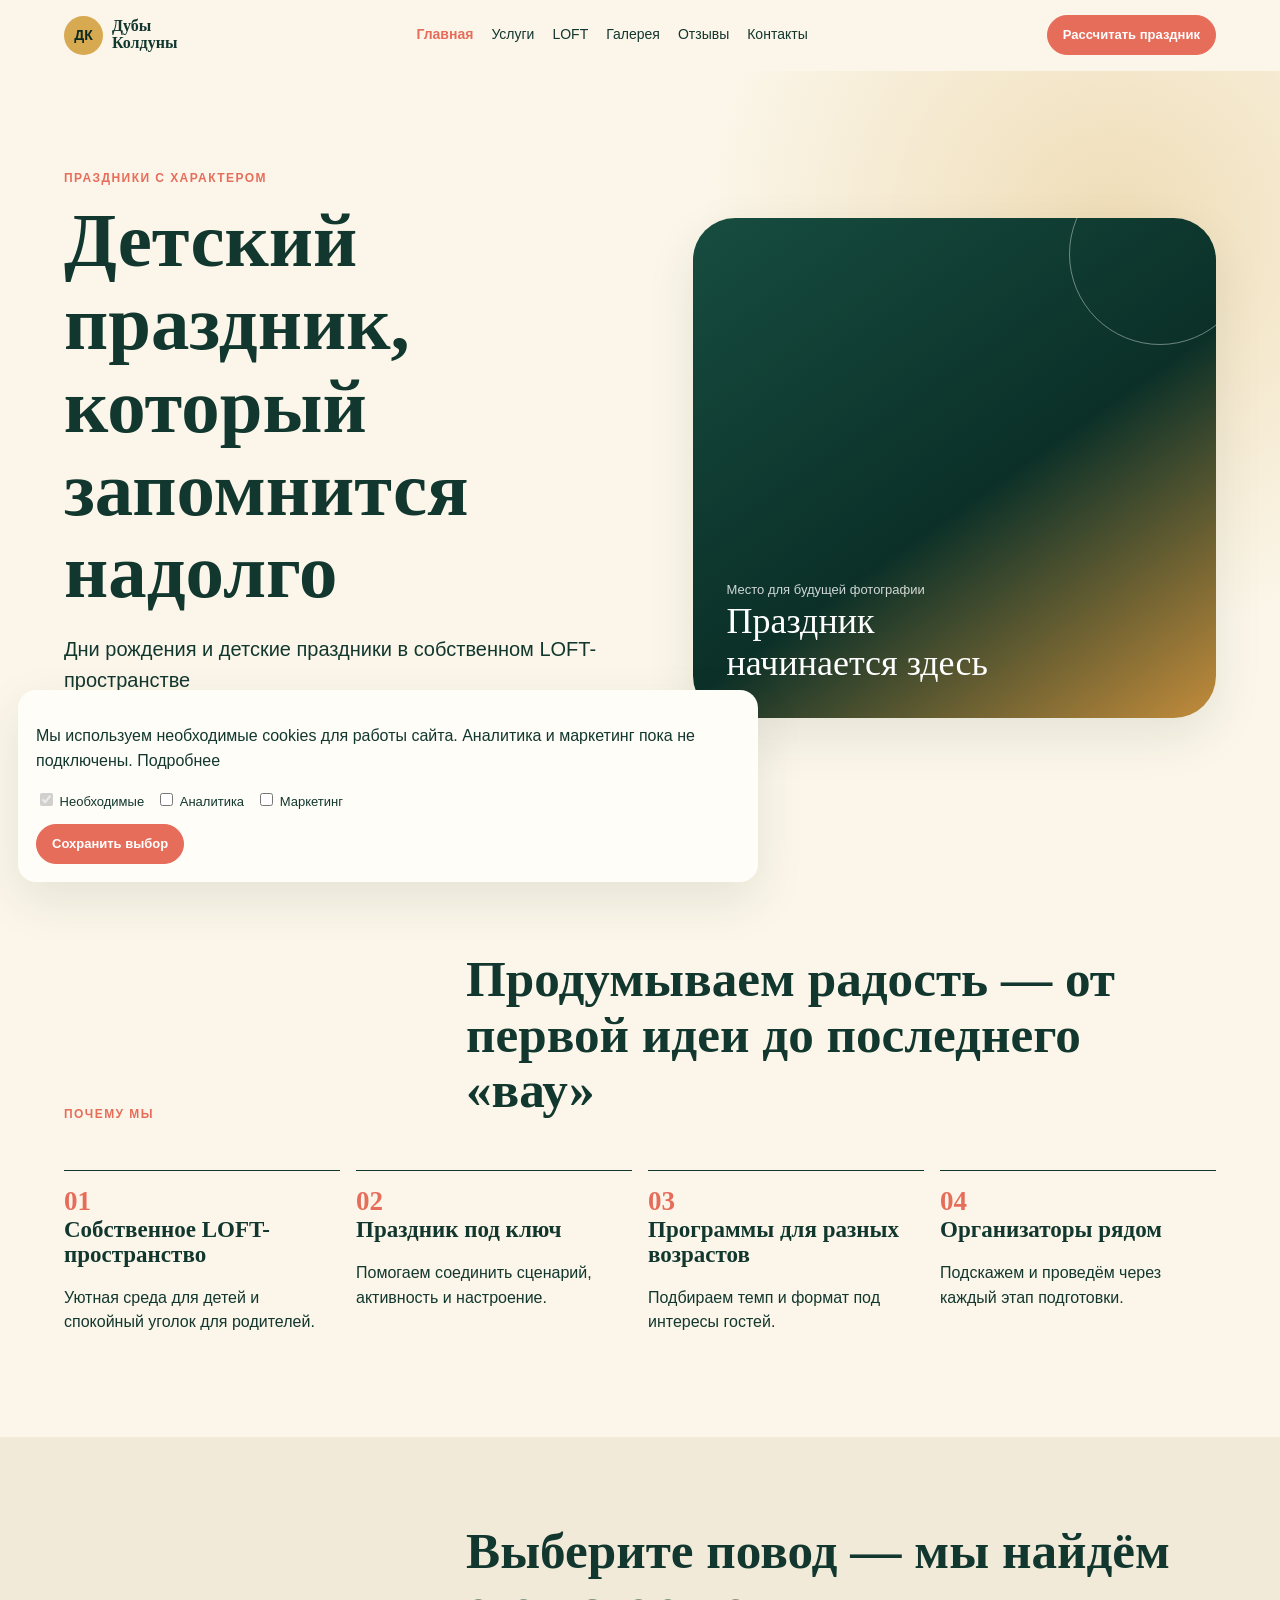
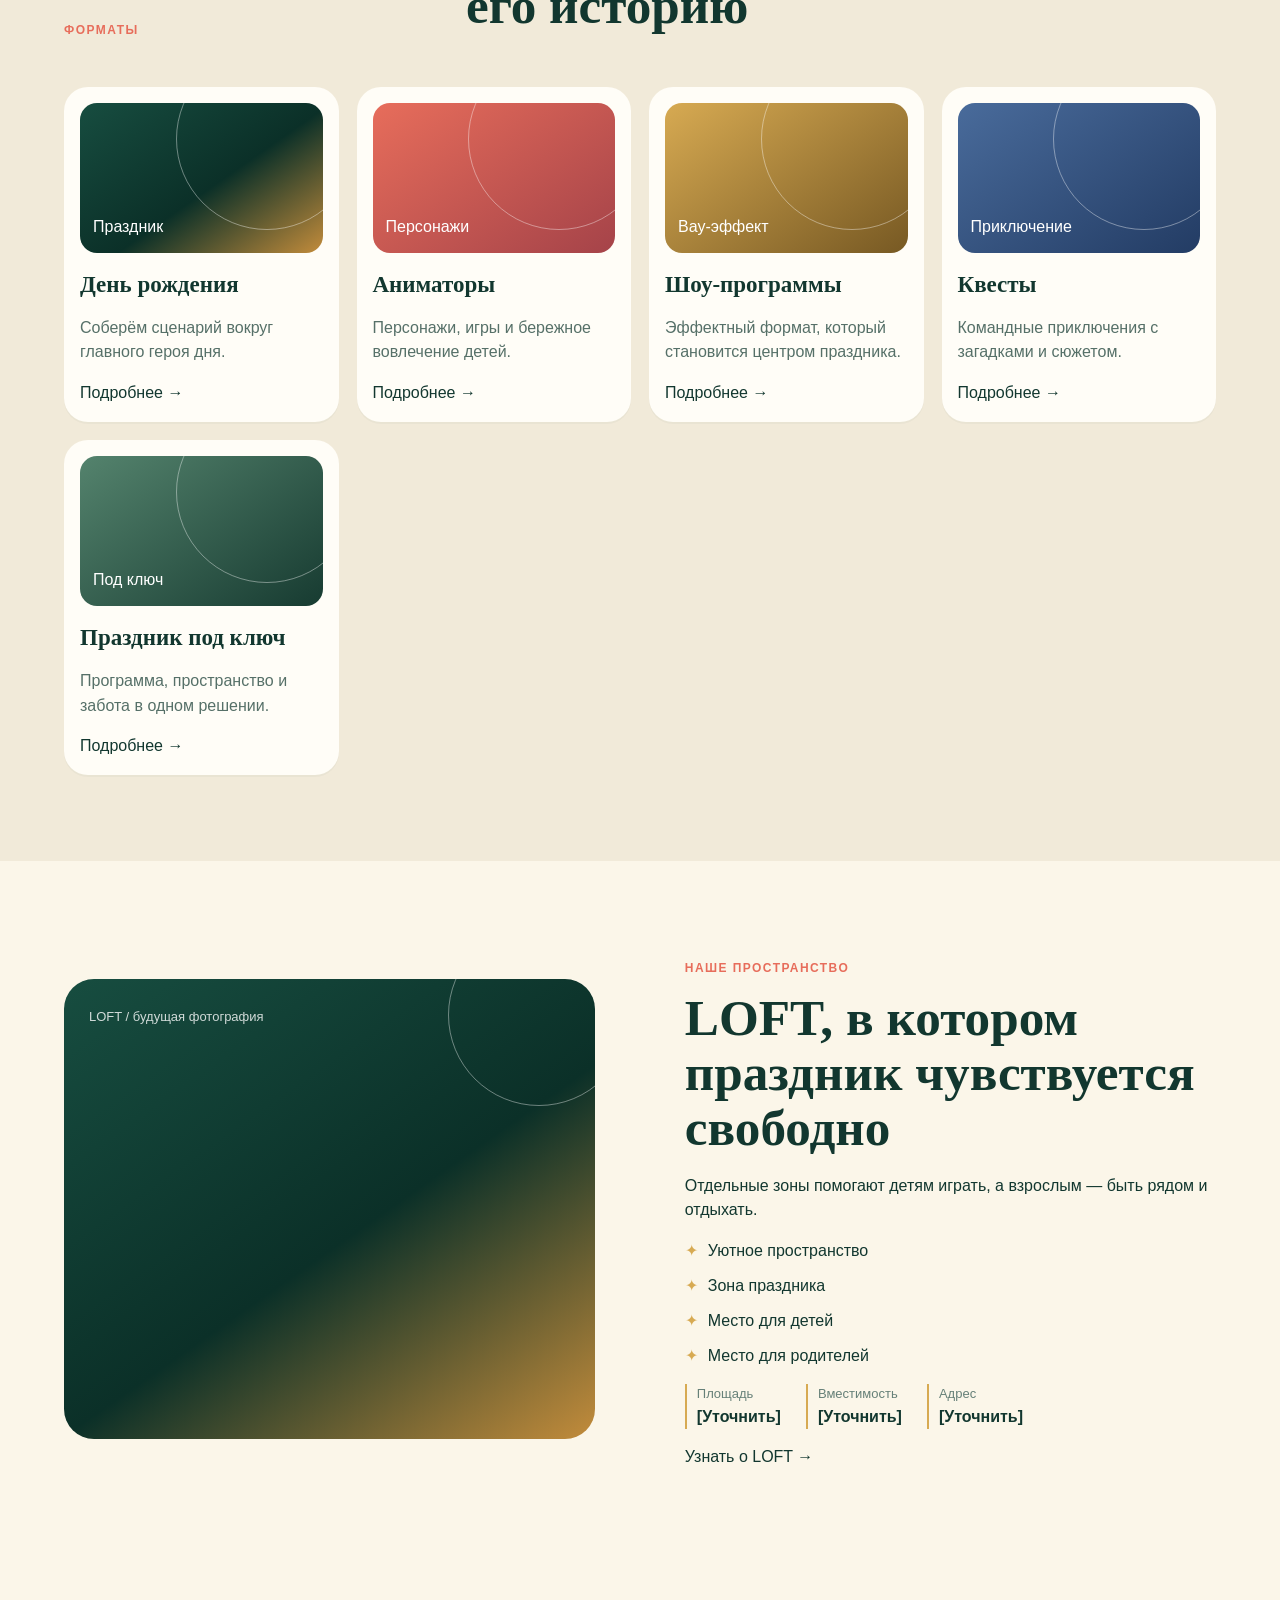
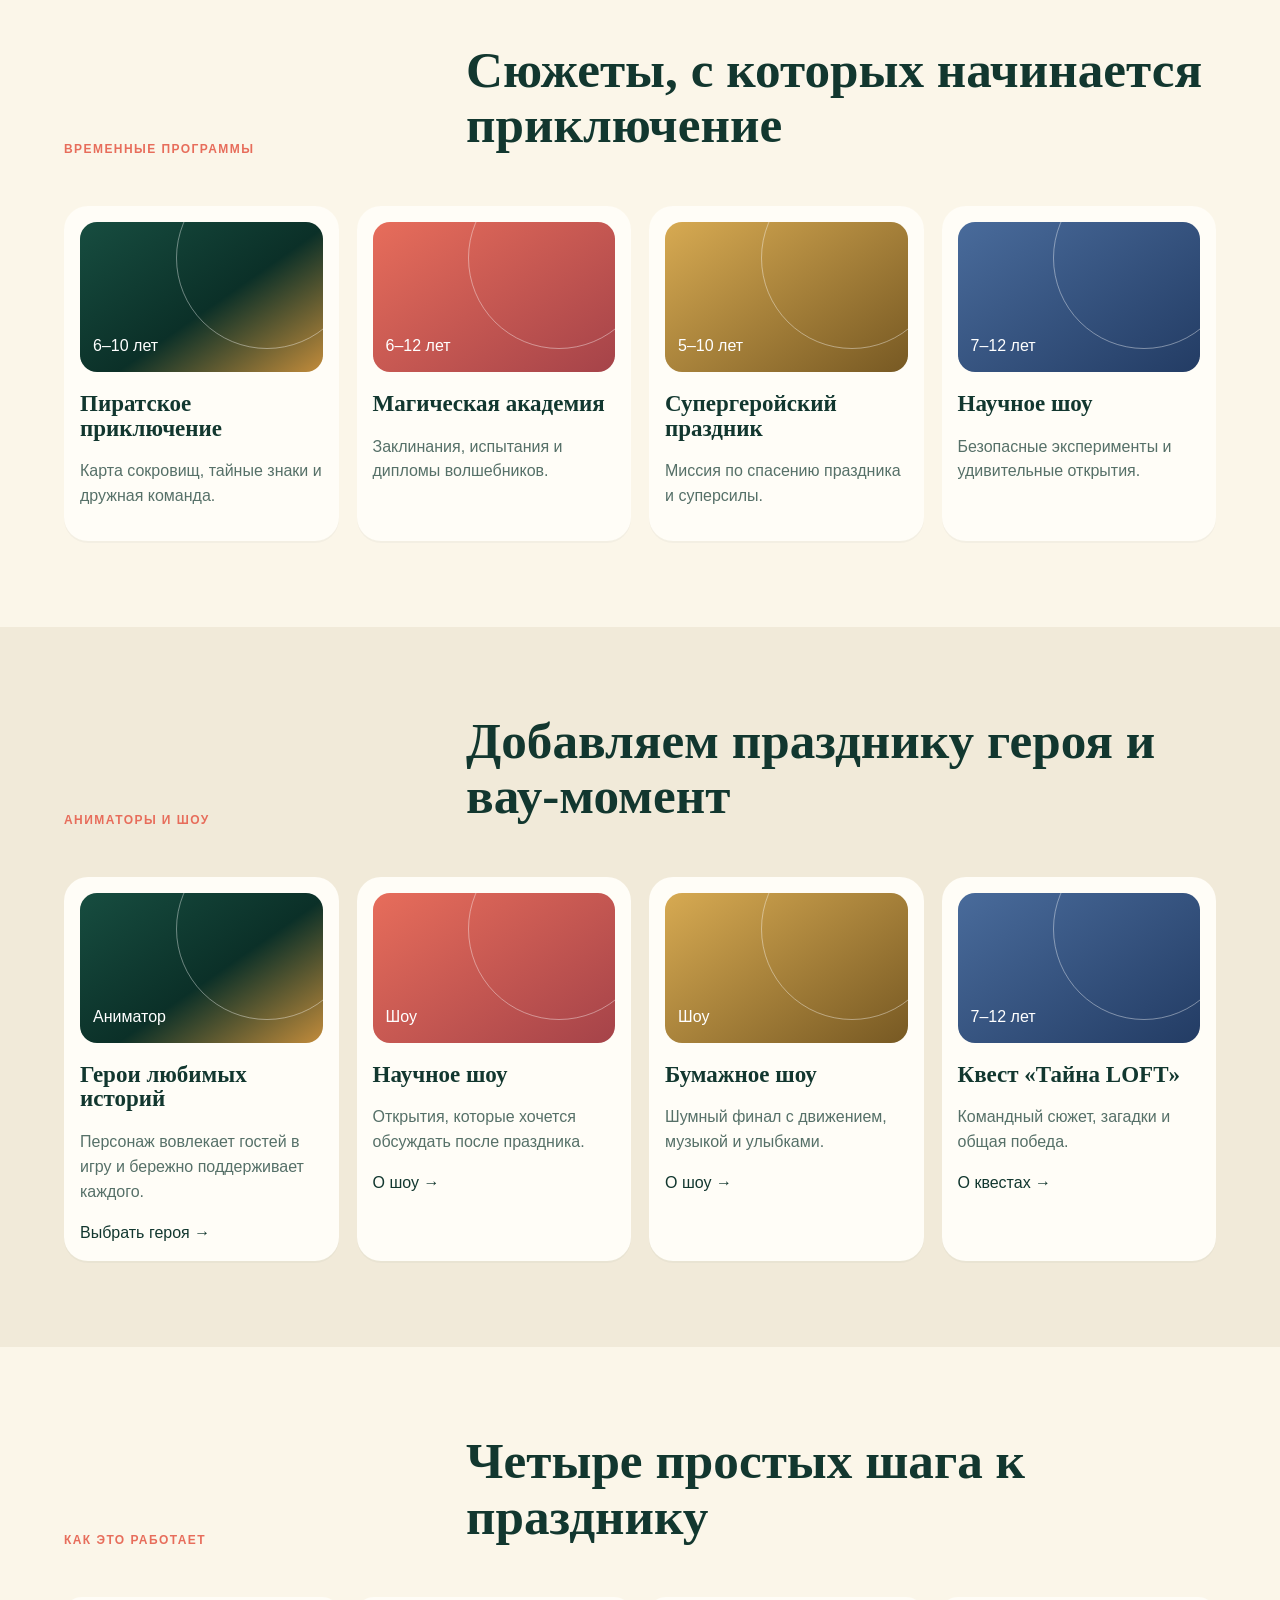
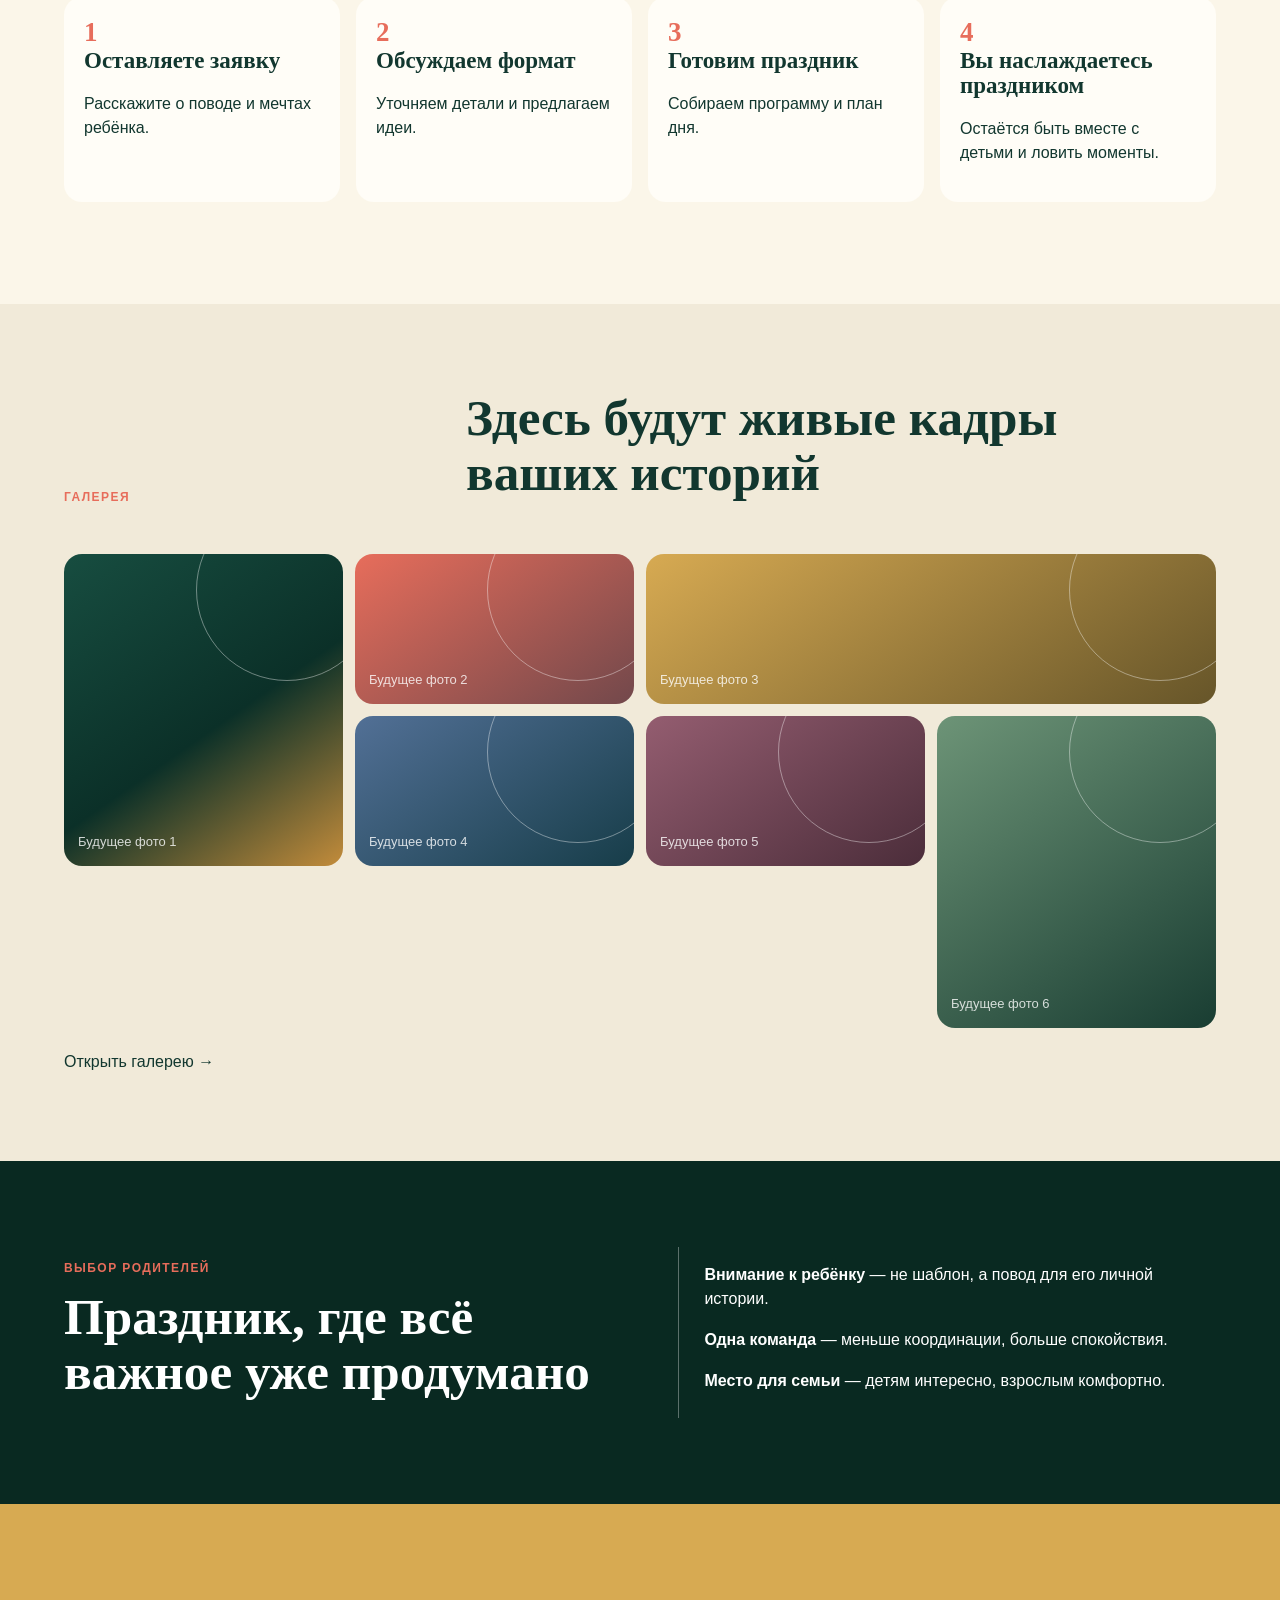
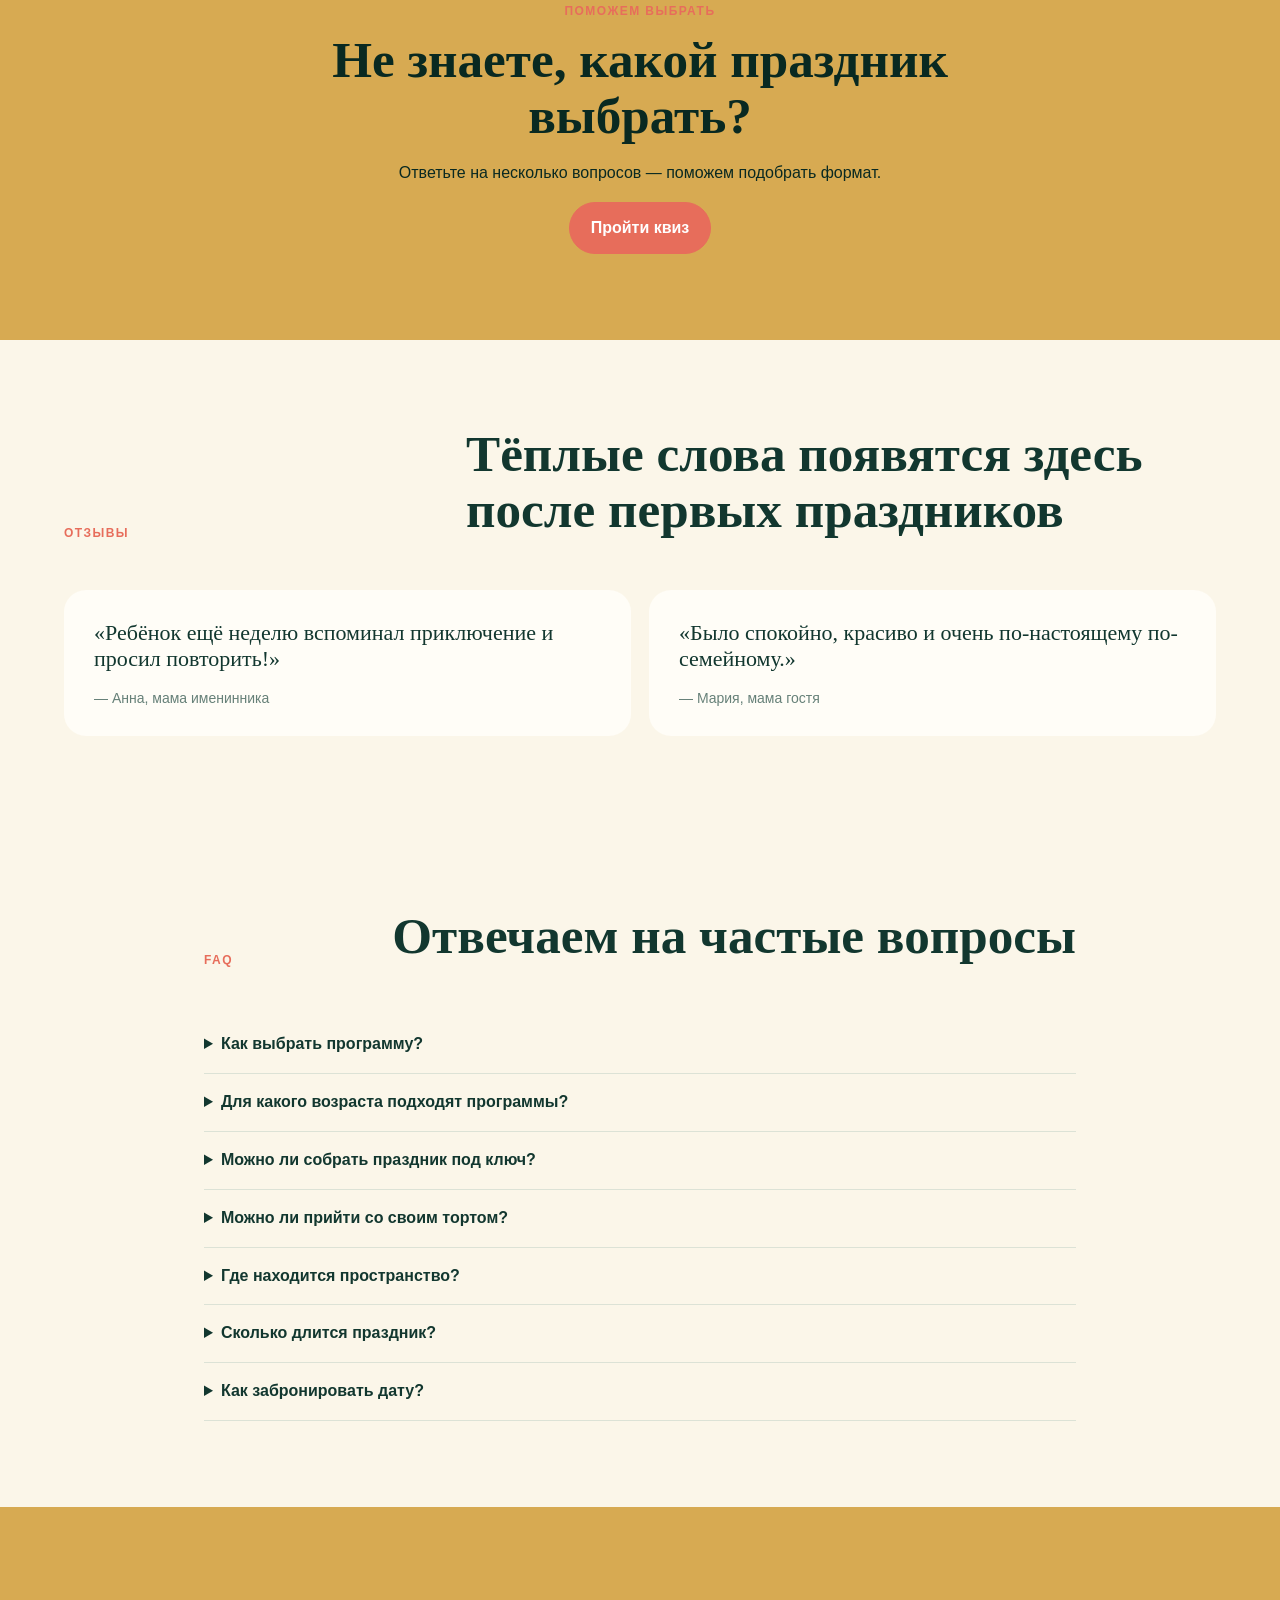
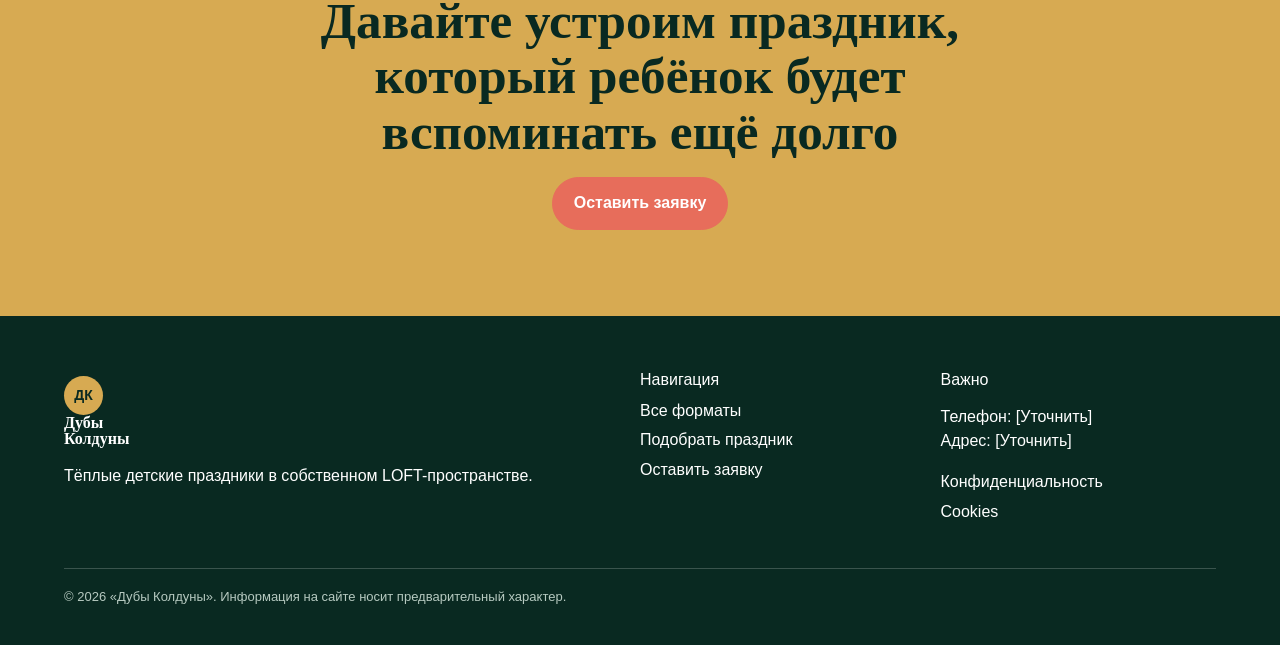
<file: index.html>
<!doctype html><html lang="ru-RU"><head><meta charset="utf-8"><meta name="viewport" content="width=device-width, initial-scale=1"><title>Детские праздники в LOFT-пространстве — Дубы Колдуны</title><meta name="description" content="Организация дней рождения и детских праздников в LOFT-пространстве."><link rel="canonical" href="https://example.com/[Уточнить]"><meta property="og:title" content="Детские праздники в LOFT-пространстве — Дубы Колдуны"><meta property="og:description" content="Организация дней рождения и детских праздников в LOFT-пространстве."><meta property="og:type" content="website"><meta property="og:image" content="assets/images/[Уточнить].jpg"><link rel="stylesheet" href="assets/css/style.css"></head><body><a class="skip-link" href="#main">К содержанию</a><header class="site-header"><a class="brand" href="index.html" aria-label="Дубы Колдуны — главная"><span class="brand-mark">ДК</span><span>Дубы<br>Колдуны</span></a><button class="menu-toggle" type="button" aria-label="Открыть меню" aria-expanded="false">☰</button><nav class="site-nav" aria-label="Основная навигация"><a href="index.html" aria-current="page">Главная</a><a href="services.html">Услуги</a><a href="loft.html">LOFT</a><a href="gallery.html">Галерея</a><a href="reviews.html">Отзывы</a><a href="contacts.html">Контакты</a></nav><a class="button button-small" href="quiz.html">Рассчитать праздник</a></header><main id="main"><section class="hero"><div class="hero-copy reveal"><p class="eyebrow">Праздники с характером</p><h1>Детский праздник, который запомнится надолго</h1><p class="lead">Дни рождения и детские праздники в собственном LOFT-пространстве</p><div class="actions"><a class="button" href="quiz.html">Рассчитать праздник</a><a class="button button-ghost" href="#programs">Посмотреть программы</a></div></div><div class="hero-art reveal"><span>Место для будущей фотографии</span><strong>Праздник начинается здесь</strong></div></section>
<section><div class="section-heading"><p class="eyebrow">Почему мы</p><h2>Продумываем радость — от первой идеи до последнего «вау»</h2></div><div class="feature-grid"><article class="feature reveal"><b>01</b><h3>Собственное LOFT-пространство</h3><p>Уютная среда для детей и спокойный уголок для родителей.</p></article><article class="feature reveal"><b>02</b><h3>Праздник под ключ</h3><p>Помогаем соединить сценарий, активность и настроение.</p></article><article class="feature reveal"><b>03</b><h3>Программы для разных возрастов</h3><p>Подбираем темп и формат под интересы гостей.</p></article><article class="feature reveal"><b>04</b><h3>Организаторы рядом</h3><p>Подскажем и проведём через каждый этап подготовки.</p></article></div></section>
<section class="surface"><div class="section-heading"><p class="eyebrow">Форматы</p><h2>Выберите повод — мы найдём его историю</h2></div><div class="card-grid"><article class="card reveal"><div class="card-art art-0"><span>Праздник</span></div><h3>День рождения</h3><p>Соберём сценарий вокруг главного героя дня.</p><a href="birthday.html">Подробнее →</a></article><article class="card reveal"><div class="card-art art-1"><span>Персонажи</span></div><h3>Аниматоры</h3><p>Персонажи, игры и бережное вовлечение детей.</p><a href="animators.html">Подробнее →</a></article><article class="card reveal"><div class="card-art art-2"><span>Вау-эффект</span></div><h3>Шоу-программы</h3><p>Эффектный формат, который становится центром праздника.</p><a href="shows.html">Подробнее →</a></article><article class="card reveal"><div class="card-art art-3"><span>Приключение</span></div><h3>Квесты</h3><p>Командные приключения с загадками и сюжетом.</p><a href="quests.html">Подробнее →</a></article><article class="card reveal"><div class="card-art art-4"><span>Под ключ</span></div><h3>Праздник под ключ</h3><p>Программа, пространство и забота в одном решении.</p><a href="services.html">Подробнее →</a></article></div></section>
<section class="loft-split"><div class="placeholder tall"><span>LOFT / будущая фотография</span></div><div><p class="eyebrow">Наше пространство</p><h2>LOFT, в котором праздник чувствуется свободно</h2><p>Отдельные зоны помогают детям играть, а взрослым — быть рядом и отдыхать.</p><ul class="check-list"><li>Уютное пространство</li><li>Зона праздника</li><li>Место для детей</li><li>Место для родителей</li></ul><dl class="facts"><div><dt>Площадь</dt><dd>[Уточнить]</dd></div><div><dt>Вместимость</dt><dd>[Уточнить]</dd></div><div><dt>Адрес</dt><dd>[Уточнить]</dd></div></dl><a href="loft.html">Узнать о LOFT →</a></div></section>
<section id="programs"><div class="section-heading"><p class="eyebrow">Временные программы</p><h2>Сюжеты, с которых начинается приключение</h2></div><div class="card-grid"><article class="card reveal"><div class="card-art art-0"><span>6–10 лет</span></div><h3>Пиратское приключение</h3><p>Карта сокровищ, тайные знаки и дружная команда.</p></article><article class="card reveal"><div class="card-art art-1"><span>6–12 лет</span></div><h3>Магическая академия</h3><p>Заклинания, испытания и дипломы волшебников.</p></article><article class="card reveal"><div class="card-art art-2"><span>5–10 лет</span></div><h3>Супергеройский праздник</h3><p>Миссия по спасению праздника и суперсилы.</p></article><article class="card reveal"><div class="card-art art-3"><span>7–12 лет</span></div><h3>Научное шоу</h3><p>Безопасные эксперименты и удивительные открытия.</p></article></div></section>
<section class="surface"><div class="section-heading"><p class="eyebrow">Аниматоры и шоу</p><h2>Добавляем празднику героя и вау-момент</h2></div><div class="card-grid"><article class="card reveal"><div class="card-art art-0"><span>Аниматор</span></div><h3>Герои любимых историй</h3><p>Персонаж вовлекает гостей в игру и бережно поддерживает каждого.</p><a href="animators.html">Выбрать героя →</a></article><article class="card reveal"><div class="card-art art-1"><span>Шоу</span></div><h3>Научное шоу</h3><p>Открытия, которые хочется обсуждать после праздника.</p><a href="shows.html">О шоу →</a></article><article class="card reveal"><div class="card-art art-2"><span>Шоу</span></div><h3>Бумажное шоу</h3><p>Шумный финал с движением, музыкой и улыбками.</p><a href="shows.html">О шоу →</a></article><article class="card reveal"><div class="card-art art-3"><span>7–12 лет</span></div><h3>Квест «Тайна LOFT»</h3><p>Командный сюжет, загадки и общая победа.</p><a href="quests.html">О квестах →</a></article></div></section>
<section><div class="section-heading"><p class="eyebrow">Как это работает</p><h2>Четыре простых шага к празднику</h2></div><ol class="steps"><li><b>1</b><h3>Оставляете заявку</h3><p>Расскажите о поводе и мечтах ребёнка.</p></li><li><b>2</b><h3>Обсуждаем формат</h3><p>Уточняем детали и предлагаем идеи.</p></li><li><b>3</b><h3>Готовим праздник</h3><p>Собираем программу и план дня.</p></li><li><b>4</b><h3>Вы наслаждаетесь праздником</h3><p>Остаётся быть вместе с детьми и ловить моменты.</p></li></ol></section>
<section class="gallery-section surface"><div class="section-heading"><p class="eyebrow">Галерея</p><h2>Здесь будут живые кадры ваших историй</h2></div><div class="gallery-grid"><div class="gallery-item g0"><span>Будущее фото 1</span></div><div class="gallery-item g1"><span>Будущее фото 2</span></div><div class="gallery-item g2"><span>Будущее фото 3</span></div><div class="gallery-item g3"><span>Будущее фото 4</span></div><div class="gallery-item g4"><span>Будущее фото 5</span></div><div class="gallery-item g5"><span>Будущее фото 6</span></div></div><a href="gallery.html">Открыть галерею →</a></section>
<section class="parents"><div><p class="eyebrow">Выбор родителей</p><h2>Праздник, где всё важное уже продумано</h2></div><div class="parent-points"><p><b>Внимание к ребёнку</b> — не шаблон, а повод для его личной истории.</p><p><b>Одна команда</b> — меньше координации, больше спокойствия.</p><p><b>Место для семьи</b> — детям интересно, взрослым комфортно.</p></div></section>
<section class="quiz-cta"><p class="eyebrow">Поможем выбрать</p><h2>Не знаете, какой праздник выбрать?</h2><p>Ответьте на несколько вопросов — поможем подобрать формат.</p><a class="button" href="quiz.html">Пройти квиз</a></section>
<section><div class="section-heading"><p class="eyebrow">Отзывы</p><h2>Тёплые слова появятся здесь после первых праздников</h2></div><div class="testimonials"><!-- TEMPORARY CONTENT — REPLACE BEFORE LAUNCH --><blockquote>«Ребёнок ещё неделю вспоминал приключение и просил повторить!»<cite>— Анна, мама именинника</cite></blockquote><!-- TEMPORARY CONTENT — REPLACE BEFORE LAUNCH --><blockquote>«Было спокойно, красиво и очень по-настоящему по-семейному.»<cite>— Мария, мама гостя</cite></blockquote></div></section>
<section class="faq"><div class="section-heading"><p class="eyebrow">FAQ</p><h2>Отвечаем на частые вопросы</h2></div><details><summary>Как выбрать программу?</summary><p>Пройдите короткий квиз или оставьте заявку — команда подскажет подходящий формат.</p></details><details><summary>Для какого возраста подходят программы?</summary><p>Предварительно — для детей от 3 лет. Возрастные рамки каждой программы уточняются.</p></details><details><summary>Можно ли собрать праздник под ключ?</summary><p>Да, это один из основных форматов — состав уточняется при обсуждении.</p></details><details><summary>Можно ли прийти со своим тортом?</summary><p>Условия уточняются после подготовки правил LOFT-пространства.</p></details><details><summary>Где находится пространство?</summary><p>Адрес — [Уточнить].</p></details><details><summary>Сколько длится праздник?</summary><p>Длительность зависит от программы и будет согласована заранее.</p></details><details><summary>Как забронировать дату?</summary><p>Оставьте заявку, и мы свяжемся для уточнения деталей.</p></details></section>
<section class="final-cta"><h2>Давайте устроим праздник, который ребёнок будет вспоминать ещё долго</h2><a class="button" href="contacts.html">Оставить заявку</a></section></main><footer class="site-footer"><div><a class="brand" href="index.html"><span class="brand-mark">ДК</span><span>Дубы<br>Колдуны</span></a><p>Тёплые детские праздники в собственном LOFT-пространстве.</p></div><div><h2>Навигация</h2><a href="services.html">Все форматы</a><a href="quiz.html">Подобрать праздник</a><a href="contacts.html">Оставить заявку</a></div><div><h2>Важно</h2><p>Телефон: [Уточнить]<br>Адрес: [Уточнить]</p><a href="privacy.html">Конфиденциальность</a><a href="cookies.html">Cookies</a></div><p class="footer-note">© <span data-year></span> «Дубы Колдуны». Информация на сайте носит предварительный характер.</p></footer><div class="cookie-banner" hidden role="dialog" aria-label="Настройки cookies"><p>Мы используем необходимые cookies для работы сайта. Аналитика и маркетинг пока не подключены. <a href="cookies.html">Подробнее</a></p><div class="cookie-options"><label><input type="checkbox" checked disabled> Необходимые</label><label><input type="checkbox" data-cookie="analytics"> Аналитика</label><label><input type="checkbox" data-cookie="marketing"> Маркетинг</label></div><button class="button button-small" data-cookie-save>Сохранить выбор</button></div><script src="assets/js/main.js" defer></script><script src="assets/js/cookies.js" defer></script></body></html>
</file>
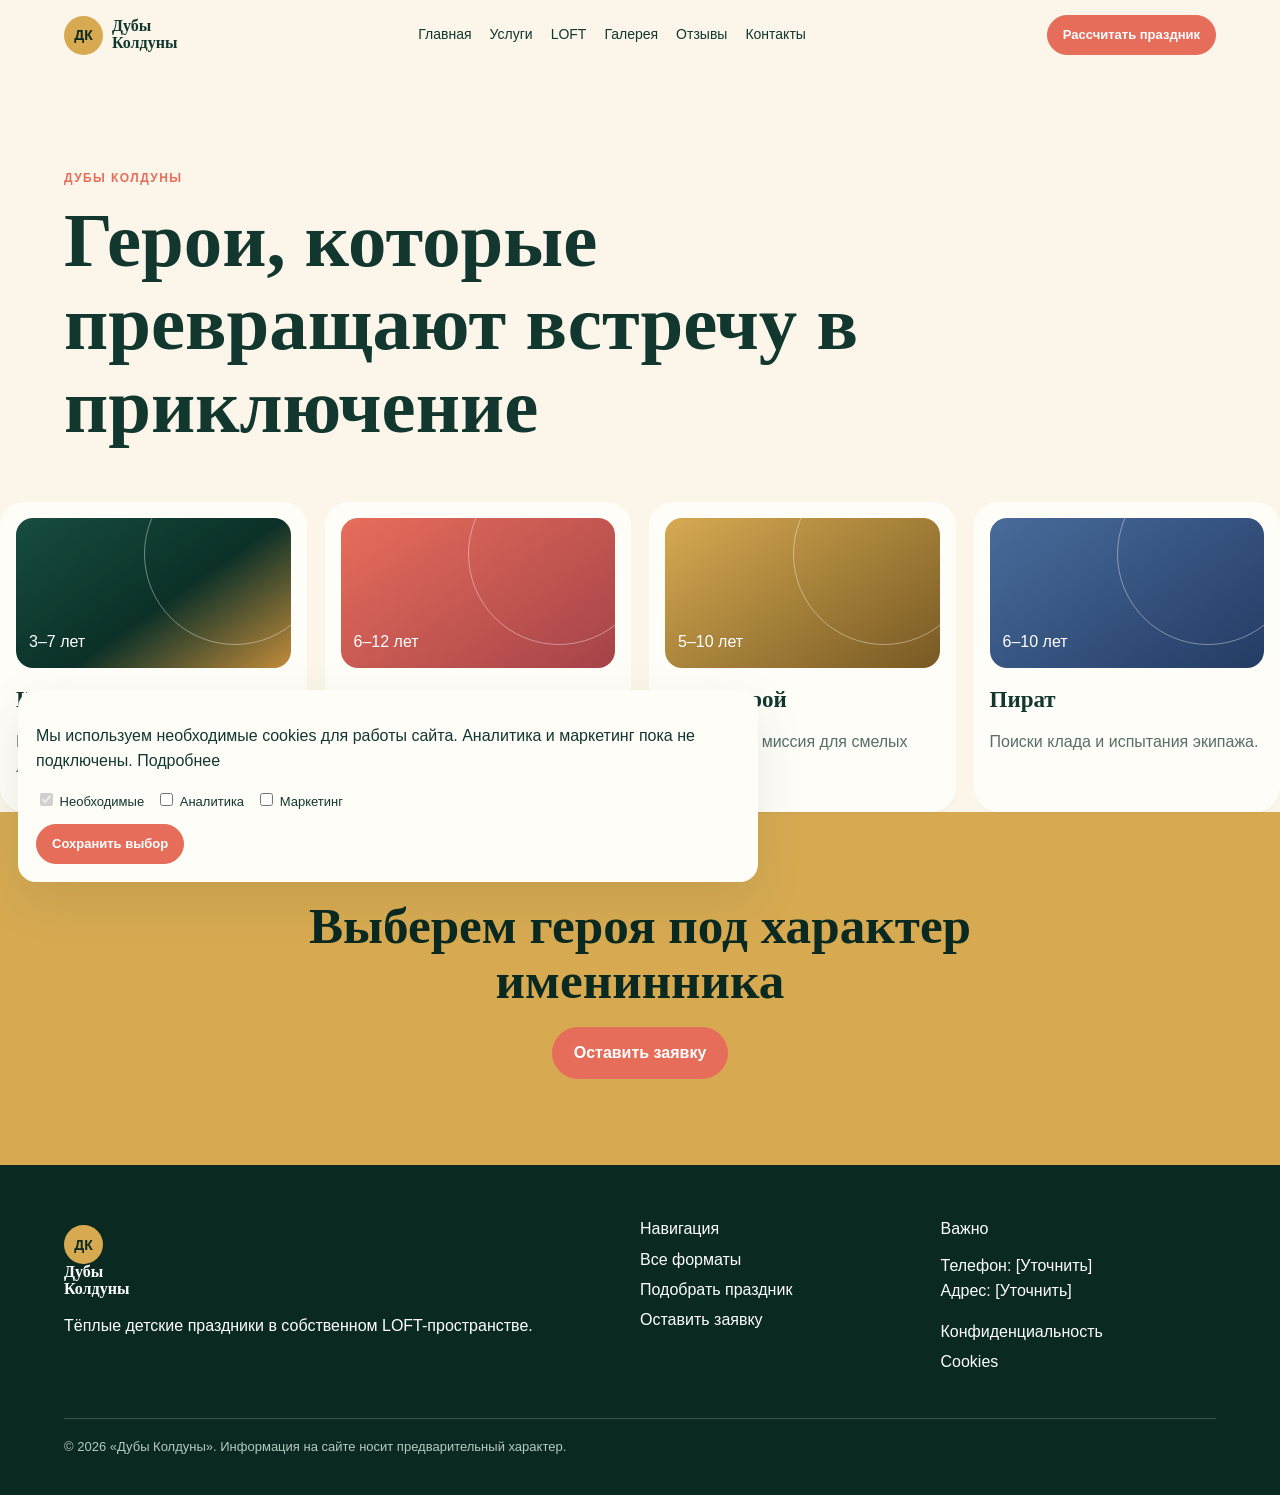
<file: animators.html>
<!doctype html><html lang="ru-RU"><head><meta charset="utf-8"><meta name="viewport" content="width=device-width, initial-scale=1"><title>Аниматоры — Дубы Колдуны</title><meta name="description" content="Аниматоры для детских праздников."><link rel="canonical" href="https://example.com/[Уточнить]"><meta property="og:title" content="Аниматоры — Дубы Колдуны"><meta property="og:description" content="Аниматоры для детских праздников."><meta property="og:type" content="website"><meta property="og:image" content="assets/images/[Уточнить].jpg"><link rel="stylesheet" href="assets/css/style.css"></head><body><a class="skip-link" href="#main">К содержанию</a><header class="site-header"><a class="brand" href="index.html" aria-label="Дубы Колдуны — главная"><span class="brand-mark">ДК</span><span>Дубы<br>Колдуны</span></a><button class="menu-toggle" type="button" aria-label="Открыть меню" aria-expanded="false">☰</button><nav class="site-nav" aria-label="Основная навигация"><a href="index.html">Главная</a><a href="services.html">Услуги</a><a href="loft.html">LOFT</a><a href="gallery.html">Галерея</a><a href="reviews.html">Отзывы</a><a href="contacts.html">Контакты</a></nav><a class="button button-small" href="quiz.html">Рассчитать праздник</a></header><main id="main"><section class="page-hero"><p class="eyebrow">Дубы Колдуны</p><h1>Герои, которые превращают встречу в приключение</h1></section><div class="card-grid"><article class="card reveal"><div class="card-art art-0"><span>3–7 лет</span></div><h3>Исследователь</h3><p>Игры, открытия и задания для любопытных команд.</p></article><article class="card reveal"><div class="card-art art-1"><span>6–12 лет</span></div><h3>Хранитель магии</h3><p>Академия волшебства с ритуалами и загадками.</p></article><article class="card reveal"><div class="card-art art-2"><span>5–10 лет</span></div><h3>Супергерой</h3><p>Динамичная миссия для смелых гостей.</p></article><article class="card reveal"><div class="card-art art-3"><span>6–10 лет</span></div><h3>Пират</h3><p>Поиски клада и испытания экипажа.</p></article></div><section class="final-cta"><h2>Выберем героя под характер именинника</h2><a class="button" href="contacts.html">Оставить заявку</a></section></main><footer class="site-footer"><div><a class="brand" href="index.html"><span class="brand-mark">ДК</span><span>Дубы<br>Колдуны</span></a><p>Тёплые детские праздники в собственном LOFT-пространстве.</p></div><div><h2>Навигация</h2><a href="services.html">Все форматы</a><a href="quiz.html">Подобрать праздник</a><a href="contacts.html">Оставить заявку</a></div><div><h2>Важно</h2><p>Телефон: [Уточнить]<br>Адрес: [Уточнить]</p><a href="privacy.html">Конфиденциальность</a><a href="cookies.html">Cookies</a></div><p class="footer-note">© <span data-year></span> «Дубы Колдуны». Информация на сайте носит предварительный характер.</p></footer><div class="cookie-banner" hidden role="dialog" aria-label="Настройки cookies"><p>Мы используем необходимые cookies для работы сайта. Аналитика и маркетинг пока не подключены. <a href="cookies.html">Подробнее</a></p><div class="cookie-options"><label><input type="checkbox" checked disabled> Необходимые</label><label><input type="checkbox" data-cookie="analytics"> Аналитика</label><label><input type="checkbox" data-cookie="marketing"> Маркетинг</label></div><button class="button button-small" data-cookie-save>Сохранить выбор</button></div><script src="assets/js/main.js" defer></script><script src="assets/js/cookies.js" defer></script></body></html>
</file>
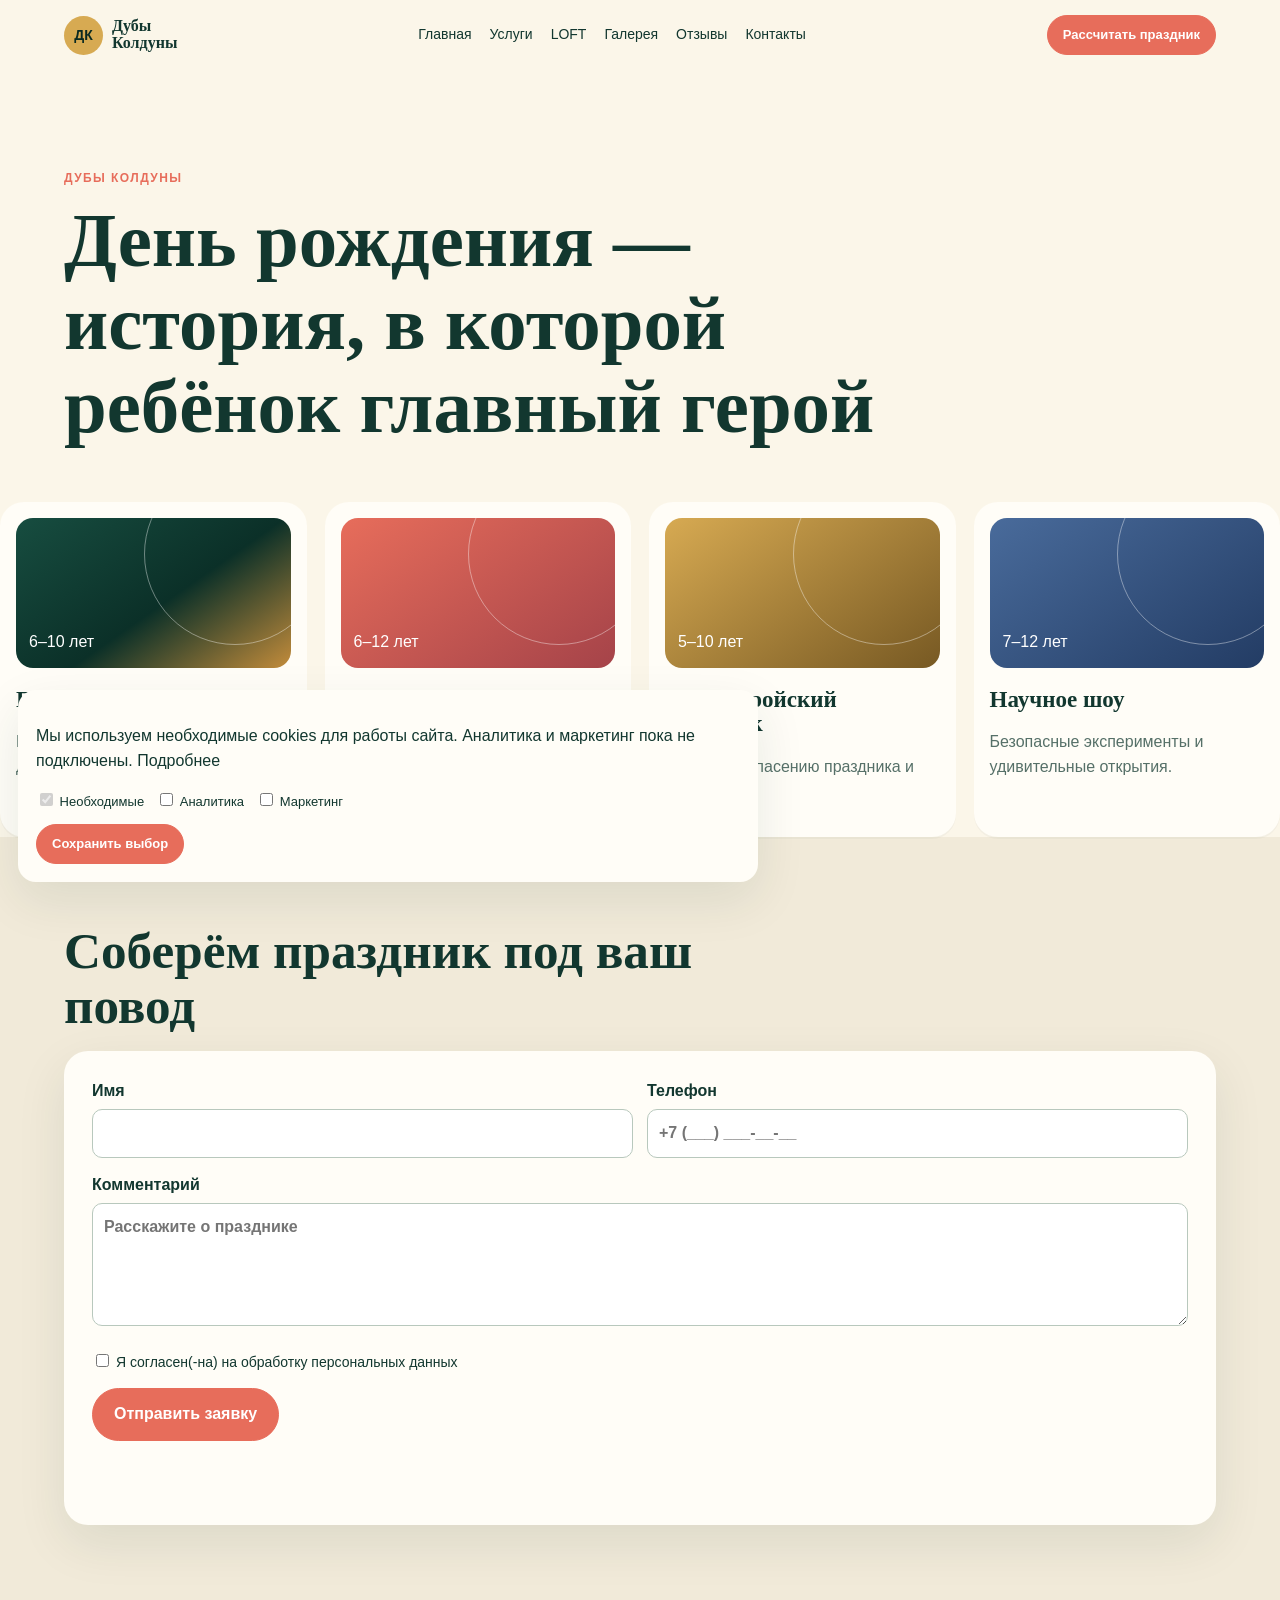
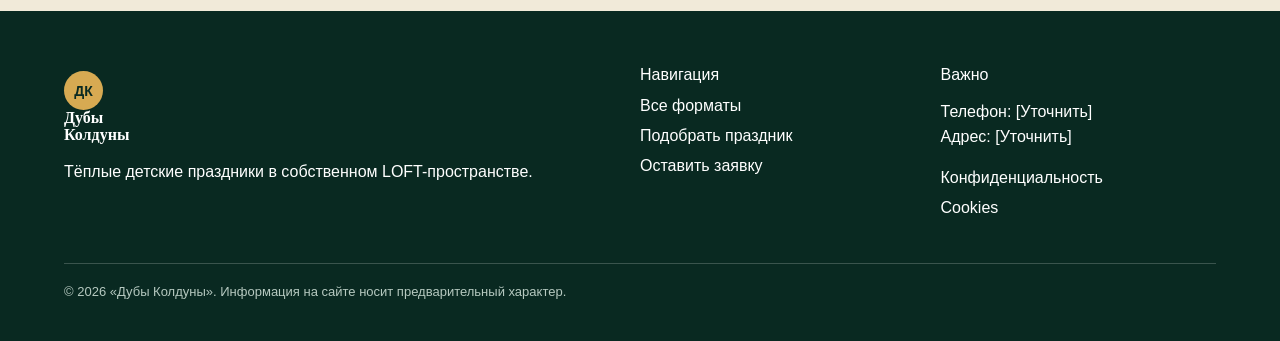
<file: birthday.html>
<!doctype html><html lang="ru-RU"><head><meta charset="utf-8"><meta name="viewport" content="width=device-width, initial-scale=1"><title>Детские дни рождения — Дубы Колдуны</title><meta name="description" content="Организация дня рождения в LOFT-пространстве."><link rel="canonical" href="https://example.com/[Уточнить]"><meta property="og:title" content="Детские дни рождения — Дубы Колдуны"><meta property="og:description" content="Организация дня рождения в LOFT-пространстве."><meta property="og:type" content="website"><meta property="og:image" content="assets/images/[Уточнить].jpg"><link rel="stylesheet" href="assets/css/style.css"></head><body><a class="skip-link" href="#main">К содержанию</a><header class="site-header"><a class="brand" href="index.html" aria-label="Дубы Колдуны — главная"><span class="brand-mark">ДК</span><span>Дубы<br>Колдуны</span></a><button class="menu-toggle" type="button" aria-label="Открыть меню" aria-expanded="false">☰</button><nav class="site-nav" aria-label="Основная навигация"><a href="index.html">Главная</a><a href="services.html">Услуги</a><a href="loft.html">LOFT</a><a href="gallery.html">Галерея</a><a href="reviews.html">Отзывы</a><a href="contacts.html">Контакты</a></nav><a class="button button-small" href="quiz.html">Рассчитать праздник</a></header><main id="main"><section class="page-hero"><p class="eyebrow">Дубы Колдуны</p><h1>День рождения — история, в которой ребёнок главный герой</h1></section><div class="card-grid"><article class="card reveal"><div class="card-art art-0"><span>6–10 лет</span></div><h3>Пиратское приключение</h3><p>Карта сокровищ, тайные знаки и дружная команда.</p></article><article class="card reveal"><div class="card-art art-1"><span>6–12 лет</span></div><h3>Магическая академия</h3><p>Заклинания, испытания и дипломы волшебников.</p></article><article class="card reveal"><div class="card-art art-2"><span>5–10 лет</span></div><h3>Супергеройский праздник</h3><p>Миссия по спасению праздника и суперсилы.</p></article><article class="card reveal"><div class="card-art art-3"><span>7–12 лет</span></div><h3>Научное шоу</h3><p>Безопасные эксперименты и удивительные открытия.</p></article></div><section class="surface"><h2>Соберём праздник под ваш повод</h2><form class="lead-form" action="php/lead.php" method="post" novalidate><div class="form-grid"><label>Имя<input name="name" autocomplete="name" required minlength="2"></label><label>Телефон<input name="phone" type="tel" autocomplete="tel" required placeholder="+7 (___) ___-__-__"></label></div><label>Комментарий<textarea name="comment" rows="4" placeholder="Расскажите о празднике"></textarea></label><label class="honeypot">Не заполняйте это поле<input name="website" tabindex="-1" autocomplete="off"></label><label class="consent"><input name="consent" type="checkbox" required> Я согласен(-на) на <a href="privacy.html">обработку персональных данных</a></label><button class="button" type="submit">Отправить заявку</button><p class="form-message" aria-live="polite"></p></form></section></main><footer class="site-footer"><div><a class="brand" href="index.html"><span class="brand-mark">ДК</span><span>Дубы<br>Колдуны</span></a><p>Тёплые детские праздники в собственном LOFT-пространстве.</p></div><div><h2>Навигация</h2><a href="services.html">Все форматы</a><a href="quiz.html">Подобрать праздник</a><a href="contacts.html">Оставить заявку</a></div><div><h2>Важно</h2><p>Телефон: [Уточнить]<br>Адрес: [Уточнить]</p><a href="privacy.html">Конфиденциальность</a><a href="cookies.html">Cookies</a></div><p class="footer-note">© <span data-year></span> «Дубы Колдуны». Информация на сайте носит предварительный характер.</p></footer><div class="cookie-banner" hidden role="dialog" aria-label="Настройки cookies"><p>Мы используем необходимые cookies для работы сайта. Аналитика и маркетинг пока не подключены. <a href="cookies.html">Подробнее</a></p><div class="cookie-options"><label><input type="checkbox" checked disabled> Необходимые</label><label><input type="checkbox" data-cookie="analytics"> Аналитика</label><label><input type="checkbox" data-cookie="marketing"> Маркетинг</label></div><button class="button button-small" data-cookie-save>Сохранить выбор</button></div><script src="assets/js/main.js" defer></script><script src="assets/js/cookies.js" defer></script></body></html>
</file>
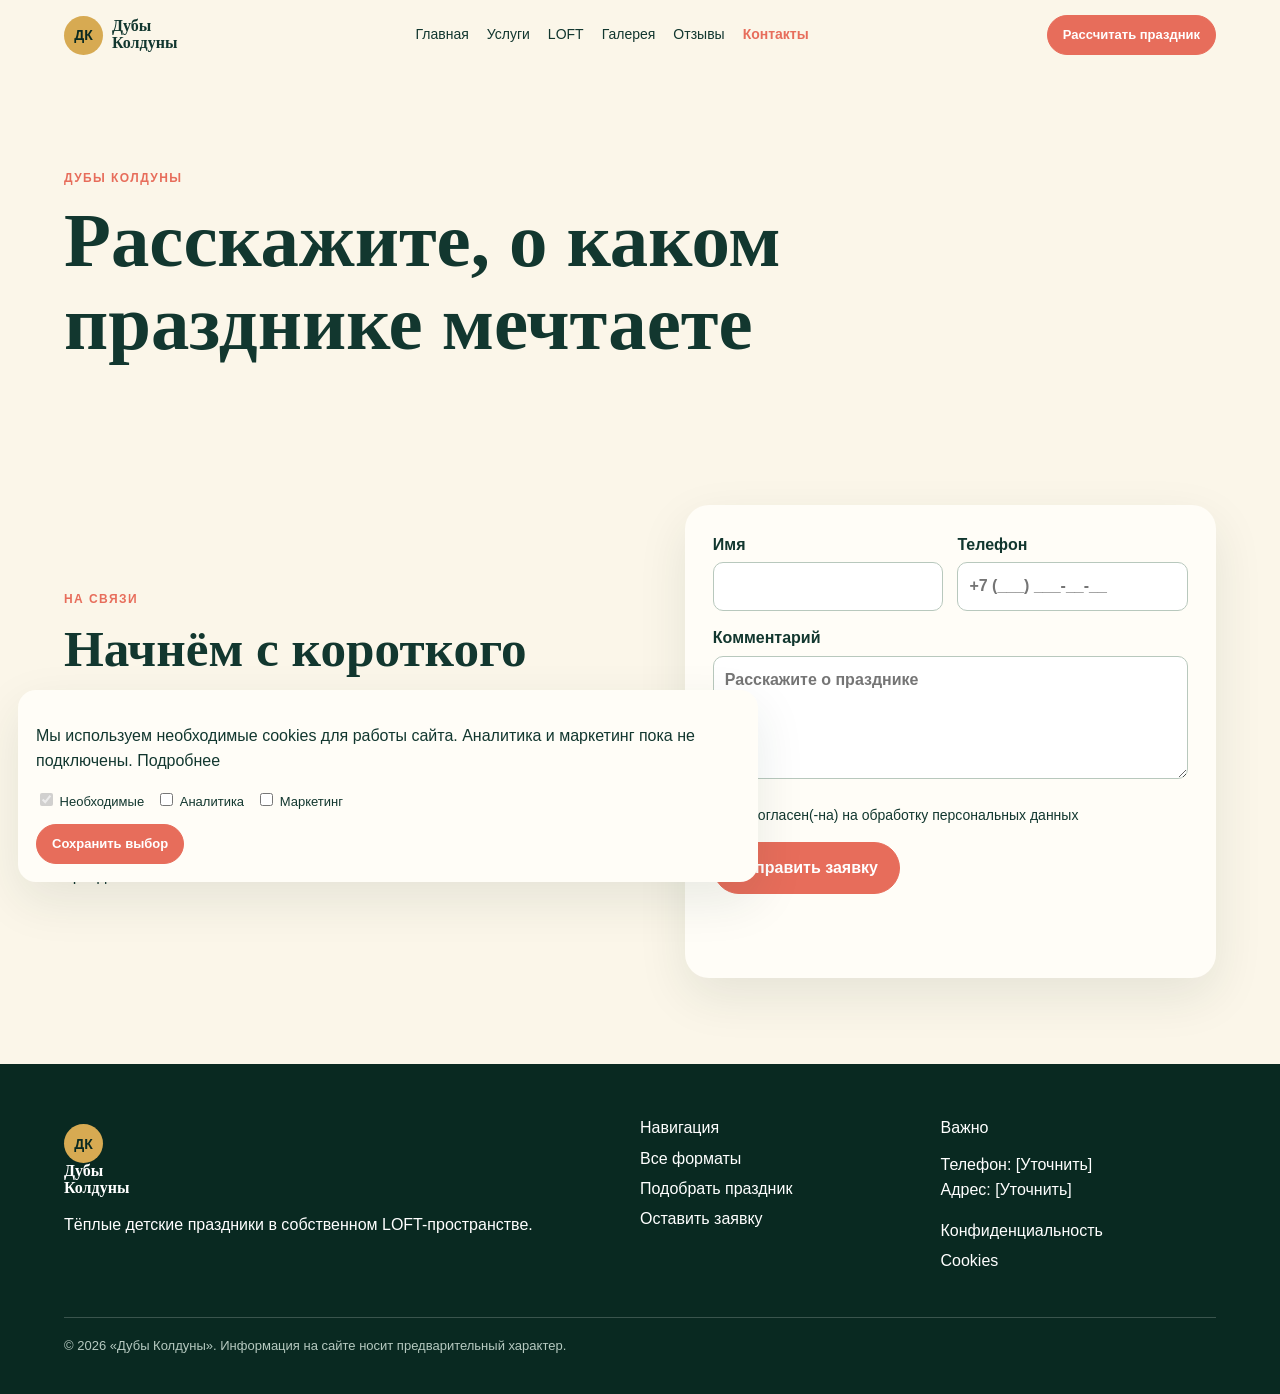
<file: contacts.html>
<!doctype html><html lang="ru-RU"><head><meta charset="utf-8"><meta name="viewport" content="width=device-width, initial-scale=1"><title>Контакты — Дубы Колдуны</title><meta name="description" content="Контакты и заявка на детский праздник."><link rel="canonical" href="https://example.com/[Уточнить]"><meta property="og:title" content="Контакты — Дубы Колдуны"><meta property="og:description" content="Контакты и заявка на детский праздник."><meta property="og:type" content="website"><meta property="og:image" content="assets/images/[Уточнить].jpg"><link rel="stylesheet" href="assets/css/style.css"></head><body><a class="skip-link" href="#main">К содержанию</a><header class="site-header"><a class="brand" href="index.html" aria-label="Дубы Колдуны — главная"><span class="brand-mark">ДК</span><span>Дубы<br>Колдуны</span></a><button class="menu-toggle" type="button" aria-label="Открыть меню" aria-expanded="false">☰</button><nav class="site-nav" aria-label="Основная навигация"><a href="index.html">Главная</a><a href="services.html">Услуги</a><a href="loft.html">LOFT</a><a href="gallery.html">Галерея</a><a href="reviews.html">Отзывы</a><a href="contacts.html" aria-current="page">Контакты</a></nav><a class="button button-small" href="quiz.html">Рассчитать праздник</a></header><main id="main"><section class="page-hero"><p class="eyebrow">Дубы Колдуны</p><h1>Расскажите, о каком празднике мечтаете</h1></section><section class="contact-layout"><div><p class="eyebrow">На связи</p><h2>Начнём с короткого разговора</h2><p>Телефон: [Уточнить]<br>Email: [Уточнить]<br>Адрес LOFT: [Уточнить]</p><p>Оставьте контакты — обсудим повод, возраст и настроение будущего праздника.</p></div><form class="lead-form" action="php/lead.php" method="post" novalidate><div class="form-grid"><label>Имя<input name="name" autocomplete="name" required minlength="2"></label><label>Телефон<input name="phone" type="tel" autocomplete="tel" required placeholder="+7 (___) ___-__-__"></label></div><label>Комментарий<textarea name="comment" rows="4" placeholder="Расскажите о празднике"></textarea></label><label class="honeypot">Не заполняйте это поле<input name="website" tabindex="-1" autocomplete="off"></label><label class="consent"><input name="consent" type="checkbox" required> Я согласен(-на) на <a href="privacy.html">обработку персональных данных</a></label><button class="button" type="submit">Отправить заявку</button><p class="form-message" aria-live="polite"></p></form></section></main><footer class="site-footer"><div><a class="brand" href="index.html"><span class="brand-mark">ДК</span><span>Дубы<br>Колдуны</span></a><p>Тёплые детские праздники в собственном LOFT-пространстве.</p></div><div><h2>Навигация</h2><a href="services.html">Все форматы</a><a href="quiz.html">Подобрать праздник</a><a href="contacts.html">Оставить заявку</a></div><div><h2>Важно</h2><p>Телефон: [Уточнить]<br>Адрес: [Уточнить]</p><a href="privacy.html">Конфиденциальность</a><a href="cookies.html">Cookies</a></div><p class="footer-note">© <span data-year></span> «Дубы Колдуны». Информация на сайте носит предварительный характер.</p></footer><div class="cookie-banner" hidden role="dialog" aria-label="Настройки cookies"><p>Мы используем необходимые cookies для работы сайта. Аналитика и маркетинг пока не подключены. <a href="cookies.html">Подробнее</a></p><div class="cookie-options"><label><input type="checkbox" checked disabled> Необходимые</label><label><input type="checkbox" data-cookie="analytics"> Аналитика</label><label><input type="checkbox" data-cookie="marketing"> Маркетинг</label></div><button class="button button-small" data-cookie-save>Сохранить выбор</button></div><script src="assets/js/main.js" defer></script><script src="assets/js/cookies.js" defer></script></body></html>
</file>
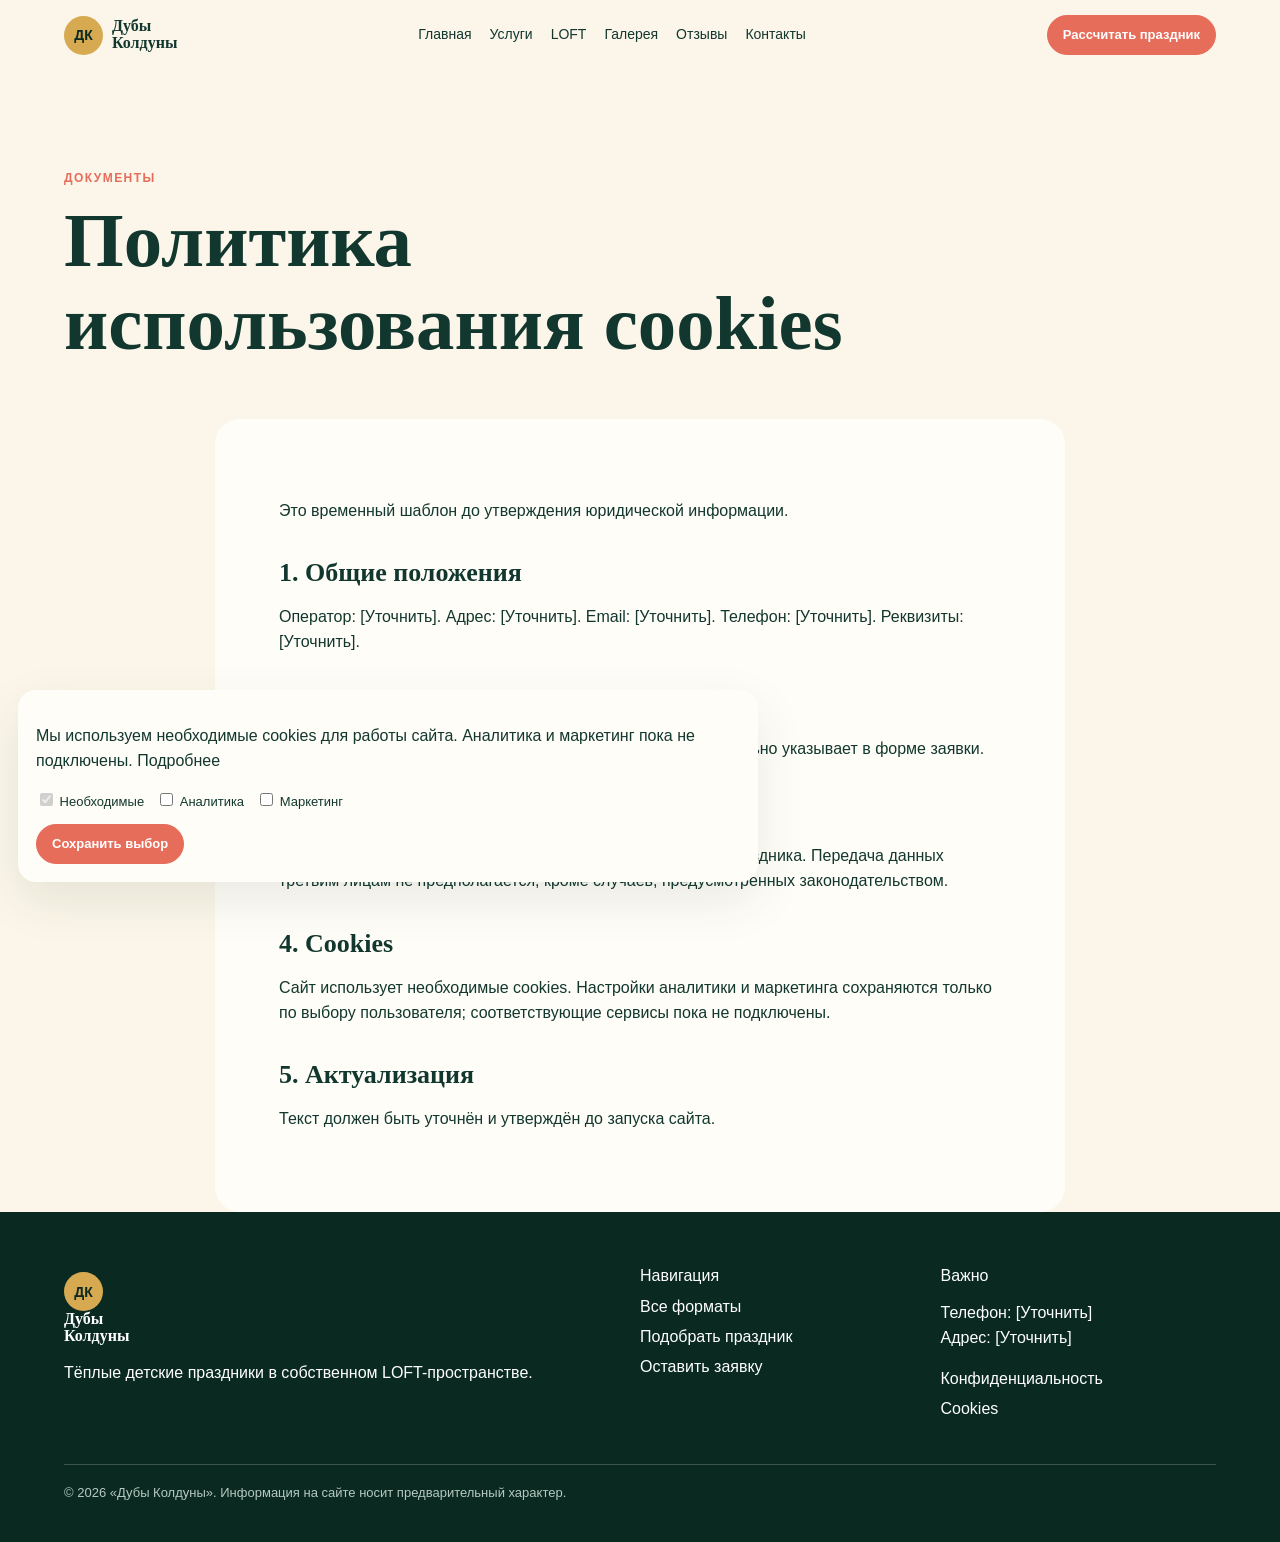
<file: cookies.html>
<!doctype html><html lang="ru-RU"><head><meta charset="utf-8"><meta name="viewport" content="width=device-width, initial-scale=1"><title>Политика cookies — Дубы Колдуны</title><meta name="description" content="Временный юридический шаблон компании «Дубы Колдуны»."><link rel="canonical" href="https://example.com/[Уточнить]"><meta property="og:title" content="Политика cookies — Дубы Колдуны"><meta property="og:description" content="Временный юридический шаблон компании «Дубы Колдуны»."><meta property="og:type" content="website"><meta property="og:image" content="assets/images/[Уточнить].jpg"><link rel="stylesheet" href="assets/css/style.css"></head><body><a class="skip-link" href="#main">К содержанию</a><header class="site-header"><a class="brand" href="index.html" aria-label="Дубы Колдуны — главная"><span class="brand-mark">ДК</span><span>Дубы<br>Колдуны</span></a><button class="menu-toggle" type="button" aria-label="Открыть меню" aria-expanded="false">☰</button><nav class="site-nav" aria-label="Основная навигация"><a href="index.html">Главная</a><a href="services.html">Услуги</a><a href="loft.html">LOFT</a><a href="gallery.html">Галерея</a><a href="reviews.html">Отзывы</a><a href="contacts.html">Контакты</a></nav><a class="button button-small" href="quiz.html">Рассчитать праздник</a></header><main id="main"><section class="page-hero"><p class="eyebrow">Документы</p><h1>Политика использования cookies</h1></section><article class="legal"><p>Это временный шаблон до утверждения юридической информации.</p><h2>1. Общие положения</h2><p>Оператор: [Уточнить]. Адрес: [Уточнить]. Email: [Уточнить]. Телефон: [Уточнить]. Реквизиты: [Уточнить].</p><h2>2. Какие данные обрабатываются</h2><p>Имя, телефон и комментарий, которые пользователь добровольно указывает в форме заявки.</p><h2>3. Цели обработки</h2><p>Ответ на заявку и подготовка предложения по организации праздника. Передача данных третьим лицам не предполагается, кроме случаев, предусмотренных законодательством.</p><h2>4. Cookies</h2><p>Сайт использует необходимые cookies. Настройки аналитики и маркетинга сохраняются только по выбору пользователя; соответствующие сервисы пока не подключены.</p><h2>5. Актуализация</h2><p>Текст должен быть уточнён и утверждён до запуска сайта.</p></article></main><footer class="site-footer"><div><a class="brand" href="index.html"><span class="brand-mark">ДК</span><span>Дубы<br>Колдуны</span></a><p>Тёплые детские праздники в собственном LOFT-пространстве.</p></div><div><h2>Навигация</h2><a href="services.html">Все форматы</a><a href="quiz.html">Подобрать праздник</a><a href="contacts.html">Оставить заявку</a></div><div><h2>Важно</h2><p>Телефон: [Уточнить]<br>Адрес: [Уточнить]</p><a href="privacy.html">Конфиденциальность</a><a href="cookies.html">Cookies</a></div><p class="footer-note">© <span data-year></span> «Дубы Колдуны». Информация на сайте носит предварительный характер.</p></footer><div class="cookie-banner" hidden role="dialog" aria-label="Настройки cookies"><p>Мы используем необходимые cookies для работы сайта. Аналитика и маркетинг пока не подключены. <a href="cookies.html">Подробнее</a></p><div class="cookie-options"><label><input type="checkbox" checked disabled> Необходимые</label><label><input type="checkbox" data-cookie="analytics"> Аналитика</label><label><input type="checkbox" data-cookie="marketing"> Маркетинг</label></div><button class="button button-small" data-cookie-save>Сохранить выбор</button></div><script src="assets/js/main.js" defer></script><script src="assets/js/cookies.js" defer></script></body></html>
</file>
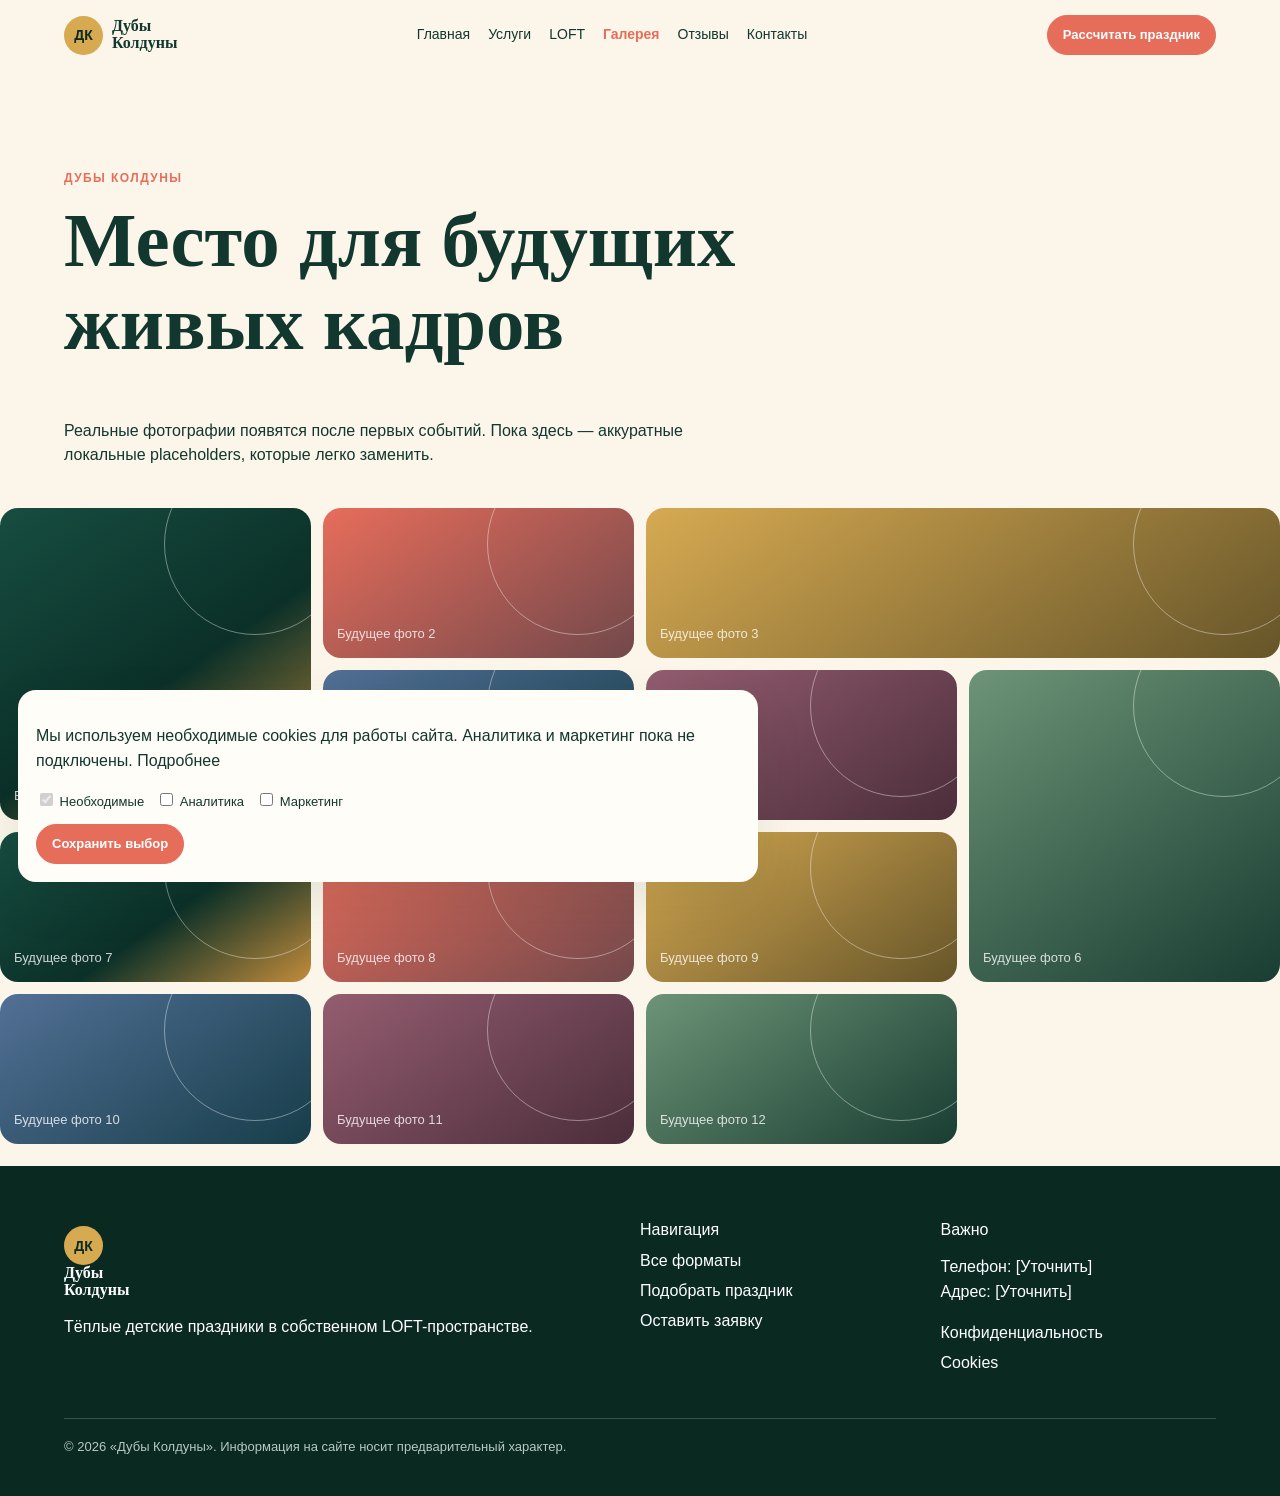
<file: gallery.html>
<!doctype html><html lang="ru-RU"><head><meta charset="utf-8"><meta name="viewport" content="width=device-width, initial-scale=1"><title>Галерея — Дубы Колдуны</title><meta name="description" content="Будущая галерея детских праздников."><link rel="canonical" href="https://example.com/[Уточнить]"><meta property="og:title" content="Галерея — Дубы Колдуны"><meta property="og:description" content="Будущая галерея детских праздников."><meta property="og:type" content="website"><meta property="og:image" content="assets/images/[Уточнить].jpg"><link rel="stylesheet" href="assets/css/style.css"></head><body><a class="skip-link" href="#main">К содержанию</a><header class="site-header"><a class="brand" href="index.html" aria-label="Дубы Колдуны — главная"><span class="brand-mark">ДК</span><span>Дубы<br>Колдуны</span></a><button class="menu-toggle" type="button" aria-label="Открыть меню" aria-expanded="false">☰</button><nav class="site-nav" aria-label="Основная навигация"><a href="index.html">Главная</a><a href="services.html">Услуги</a><a href="loft.html">LOFT</a><a href="gallery.html" aria-current="page">Галерея</a><a href="reviews.html">Отзывы</a><a href="contacts.html">Контакты</a></nav><a class="button button-small" href="quiz.html">Рассчитать праздник</a></header><main id="main"><section class="page-hero"><p class="eyebrow">Дубы Колдуны</p><h1>Место для будущих живых кадров</h1></section><p class="page-intro">Реальные фотографии появятся после первых событий. Пока здесь — аккуратные локальные placeholders, которые легко заменить.</p><div class="gallery-grid large"><div class="gallery-item g0"><span>Будущее фото 1</span></div><div class="gallery-item g1"><span>Будущее фото 2</span></div><div class="gallery-item g2"><span>Будущее фото 3</span></div><div class="gallery-item g3"><span>Будущее фото 4</span></div><div class="gallery-item g4"><span>Будущее фото 5</span></div><div class="gallery-item g5"><span>Будущее фото 6</span></div><div class="gallery-item g0"><span>Будущее фото 7</span></div><div class="gallery-item g1"><span>Будущее фото 8</span></div><div class="gallery-item g2"><span>Будущее фото 9</span></div><div class="gallery-item g3"><span>Будущее фото 10</span></div><div class="gallery-item g4"><span>Будущее фото 11</span></div><div class="gallery-item g5"><span>Будущее фото 12</span></div></div></main><footer class="site-footer"><div><a class="brand" href="index.html"><span class="brand-mark">ДК</span><span>Дубы<br>Колдуны</span></a><p>Тёплые детские праздники в собственном LOFT-пространстве.</p></div><div><h2>Навигация</h2><a href="services.html">Все форматы</a><a href="quiz.html">Подобрать праздник</a><a href="contacts.html">Оставить заявку</a></div><div><h2>Важно</h2><p>Телефон: [Уточнить]<br>Адрес: [Уточнить]</p><a href="privacy.html">Конфиденциальность</a><a href="cookies.html">Cookies</a></div><p class="footer-note">© <span data-year></span> «Дубы Колдуны». Информация на сайте носит предварительный характер.</p></footer><div class="cookie-banner" hidden role="dialog" aria-label="Настройки cookies"><p>Мы используем необходимые cookies для работы сайта. Аналитика и маркетинг пока не подключены. <a href="cookies.html">Подробнее</a></p><div class="cookie-options"><label><input type="checkbox" checked disabled> Необходимые</label><label><input type="checkbox" data-cookie="analytics"> Аналитика</label><label><input type="checkbox" data-cookie="marketing"> Маркетинг</label></div><button class="button button-small" data-cookie-save>Сохранить выбор</button></div><script src="assets/js/main.js" defer></script><script src="assets/js/cookies.js" defer></script></body></html>
</file>
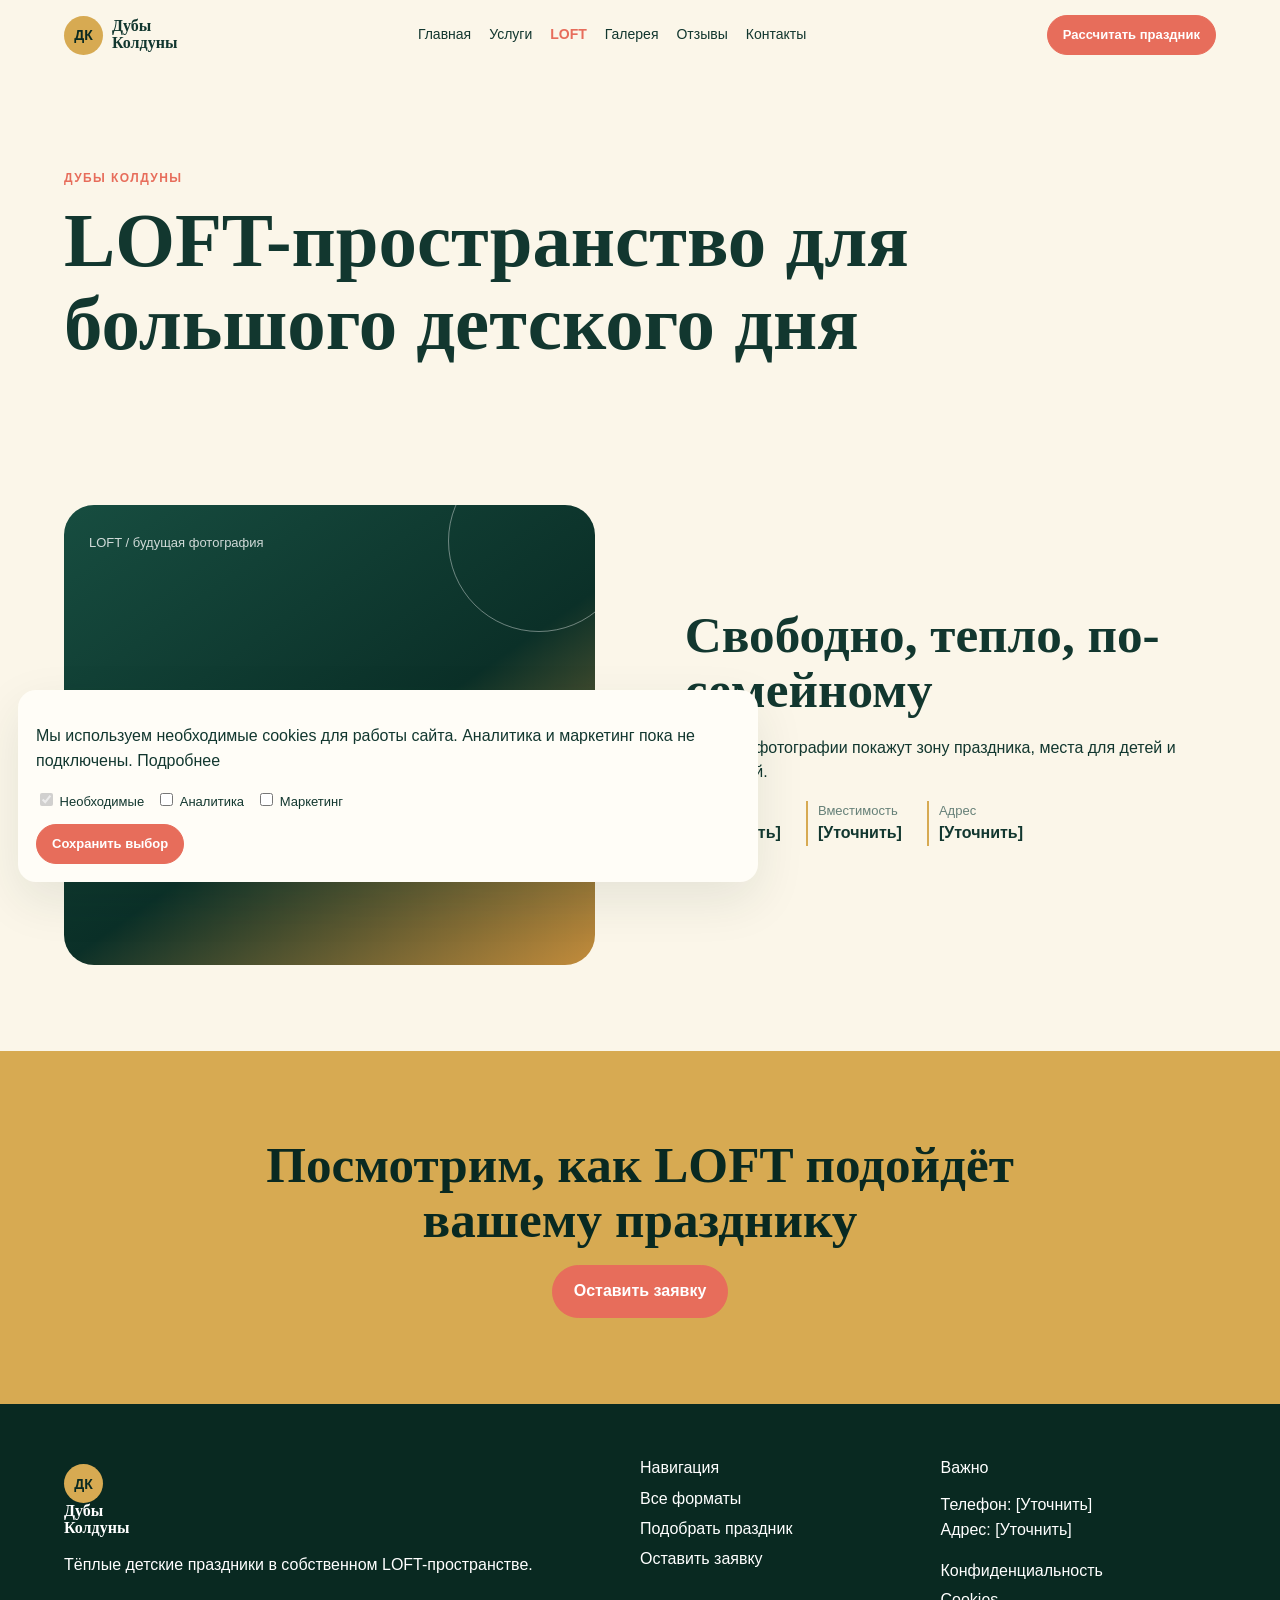
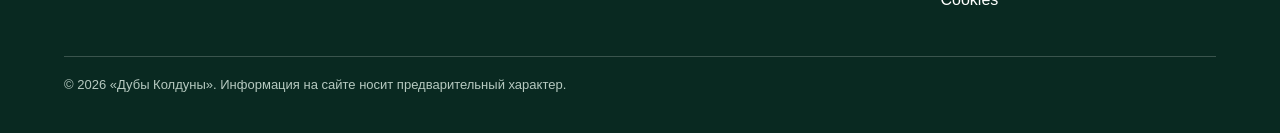
<file: loft.html>
<!doctype html><html lang="ru-RU"><head><meta charset="utf-8"><meta name="viewport" content="width=device-width, initial-scale=1"><title>LOFT-пространство — Дубы Колдуны</title><meta name="description" content="Собственное пространство для детских праздников."><link rel="canonical" href="https://example.com/[Уточнить]"><meta property="og:title" content="LOFT-пространство — Дубы Колдуны"><meta property="og:description" content="Собственное пространство для детских праздников."><meta property="og:type" content="website"><meta property="og:image" content="assets/images/[Уточнить].jpg"><link rel="stylesheet" href="assets/css/style.css"></head><body><a class="skip-link" href="#main">К содержанию</a><header class="site-header"><a class="brand" href="index.html" aria-label="Дубы Колдуны — главная"><span class="brand-mark">ДК</span><span>Дубы<br>Колдуны</span></a><button class="menu-toggle" type="button" aria-label="Открыть меню" aria-expanded="false">☰</button><nav class="site-nav" aria-label="Основная навигация"><a href="index.html">Главная</a><a href="services.html">Услуги</a><a href="loft.html" aria-current="page">LOFT</a><a href="gallery.html">Галерея</a><a href="reviews.html">Отзывы</a><a href="contacts.html">Контакты</a></nav><a class="button button-small" href="quiz.html">Рассчитать праздник</a></header><main id="main"><section class="page-hero"><p class="eyebrow">Дубы Колдуны</p><h1>LOFT-пространство для большого детского дня</h1></section><section class="loft-split"><div class="placeholder tall"><span>LOFT / будущая фотография</span></div><div><h2>Свободно, тепло, по-семейному</h2><p>Будущие фотографии покажут зону праздника, места для детей и родителей.</p><dl class="facts"><div><dt>Площадь</dt><dd>[Уточнить]</dd></div><div><dt>Вместимость</dt><dd>[Уточнить]</dd></div><div><dt>Адрес</dt><dd>[Уточнить]</dd></div></dl></div></section><section class="final-cta"><h2>Посмотрим, как LOFT подойдёт вашему празднику</h2><a class="button" href="contacts.html">Оставить заявку</a></section></main><footer class="site-footer"><div><a class="brand" href="index.html"><span class="brand-mark">ДК</span><span>Дубы<br>Колдуны</span></a><p>Тёплые детские праздники в собственном LOFT-пространстве.</p></div><div><h2>Навигация</h2><a href="services.html">Все форматы</a><a href="quiz.html">Подобрать праздник</a><a href="contacts.html">Оставить заявку</a></div><div><h2>Важно</h2><p>Телефон: [Уточнить]<br>Адрес: [Уточнить]</p><a href="privacy.html">Конфиденциальность</a><a href="cookies.html">Cookies</a></div><p class="footer-note">© <span data-year></span> «Дубы Колдуны». Информация на сайте носит предварительный характер.</p></footer><div class="cookie-banner" hidden role="dialog" aria-label="Настройки cookies"><p>Мы используем необходимые cookies для работы сайта. Аналитика и маркетинг пока не подключены. <a href="cookies.html">Подробнее</a></p><div class="cookie-options"><label><input type="checkbox" checked disabled> Необходимые</label><label><input type="checkbox" data-cookie="analytics"> Аналитика</label><label><input type="checkbox" data-cookie="marketing"> Маркетинг</label></div><button class="button button-small" data-cookie-save>Сохранить выбор</button></div><script src="assets/js/main.js" defer></script><script src="assets/js/cookies.js" defer></script></body></html>
</file>
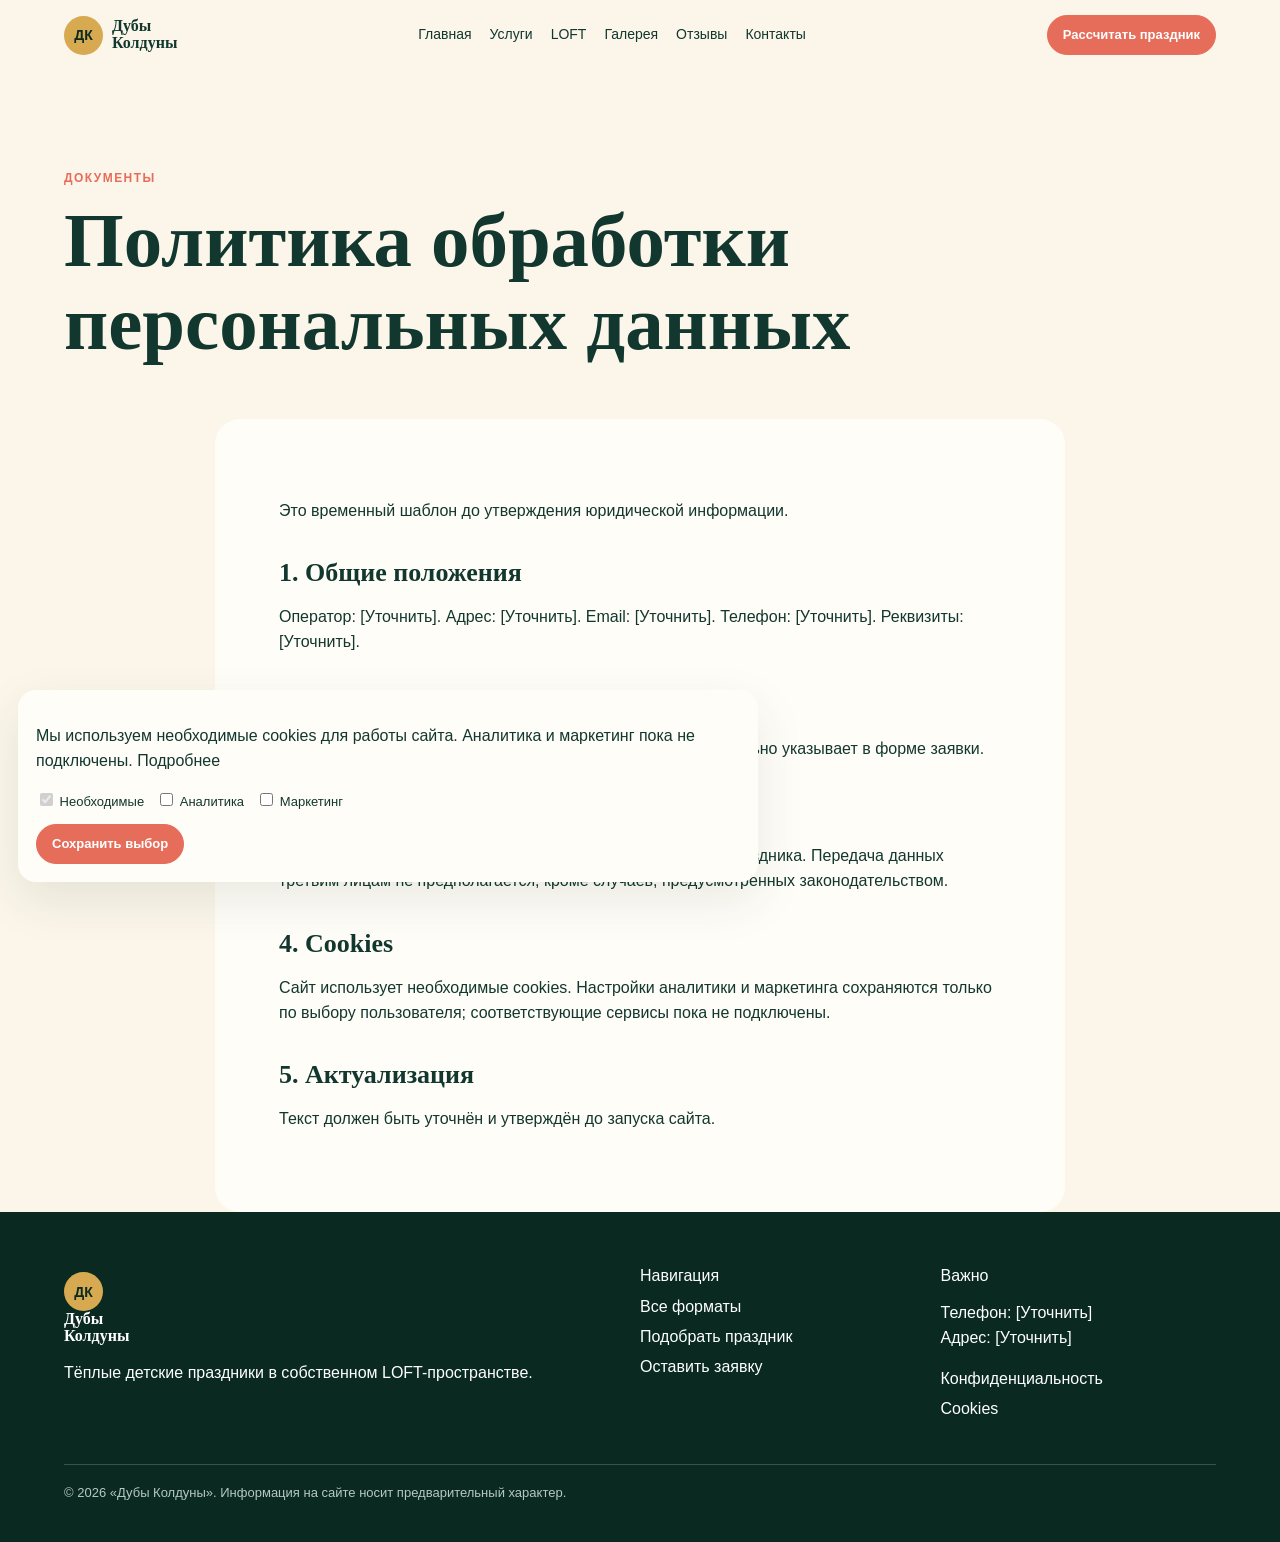
<file: privacy.html>
<!doctype html><html lang="ru-RU"><head><meta charset="utf-8"><meta name="viewport" content="width=device-width, initial-scale=1"><title>Политика конфиденциальности — Дубы Колдуны</title><meta name="description" content="Временный юридический шаблон компании «Дубы Колдуны»."><link rel="canonical" href="https://example.com/[Уточнить]"><meta property="og:title" content="Политика конфиденциальности — Дубы Колдуны"><meta property="og:description" content="Временный юридический шаблон компании «Дубы Колдуны»."><meta property="og:type" content="website"><meta property="og:image" content="assets/images/[Уточнить].jpg"><link rel="stylesheet" href="assets/css/style.css"></head><body><a class="skip-link" href="#main">К содержанию</a><header class="site-header"><a class="brand" href="index.html" aria-label="Дубы Колдуны — главная"><span class="brand-mark">ДК</span><span>Дубы<br>Колдуны</span></a><button class="menu-toggle" type="button" aria-label="Открыть меню" aria-expanded="false">☰</button><nav class="site-nav" aria-label="Основная навигация"><a href="index.html">Главная</a><a href="services.html">Услуги</a><a href="loft.html">LOFT</a><a href="gallery.html">Галерея</a><a href="reviews.html">Отзывы</a><a href="contacts.html">Контакты</a></nav><a class="button button-small" href="quiz.html">Рассчитать праздник</a></header><main id="main"><section class="page-hero"><p class="eyebrow">Документы</p><h1>Политика обработки персональных данных</h1></section><article class="legal"><p>Это временный шаблон до утверждения юридической информации.</p><h2>1. Общие положения</h2><p>Оператор: [Уточнить]. Адрес: [Уточнить]. Email: [Уточнить]. Телефон: [Уточнить]. Реквизиты: [Уточнить].</p><h2>2. Какие данные обрабатываются</h2><p>Имя, телефон и комментарий, которые пользователь добровольно указывает в форме заявки.</p><h2>3. Цели обработки</h2><p>Ответ на заявку и подготовка предложения по организации праздника. Передача данных третьим лицам не предполагается, кроме случаев, предусмотренных законодательством.</p><h2>4. Cookies</h2><p>Сайт использует необходимые cookies. Настройки аналитики и маркетинга сохраняются только по выбору пользователя; соответствующие сервисы пока не подключены.</p><h2>5. Актуализация</h2><p>Текст должен быть уточнён и утверждён до запуска сайта.</p></article></main><footer class="site-footer"><div><a class="brand" href="index.html"><span class="brand-mark">ДК</span><span>Дубы<br>Колдуны</span></a><p>Тёплые детские праздники в собственном LOFT-пространстве.</p></div><div><h2>Навигация</h2><a href="services.html">Все форматы</a><a href="quiz.html">Подобрать праздник</a><a href="contacts.html">Оставить заявку</a></div><div><h2>Важно</h2><p>Телефон: [Уточнить]<br>Адрес: [Уточнить]</p><a href="privacy.html">Конфиденциальность</a><a href="cookies.html">Cookies</a></div><p class="footer-note">© <span data-year></span> «Дубы Колдуны». Информация на сайте носит предварительный характер.</p></footer><div class="cookie-banner" hidden role="dialog" aria-label="Настройки cookies"><p>Мы используем необходимые cookies для работы сайта. Аналитика и маркетинг пока не подключены. <a href="cookies.html">Подробнее</a></p><div class="cookie-options"><label><input type="checkbox" checked disabled> Необходимые</label><label><input type="checkbox" data-cookie="analytics"> Аналитика</label><label><input type="checkbox" data-cookie="marketing"> Маркетинг</label></div><button class="button button-small" data-cookie-save>Сохранить выбор</button></div><script src="assets/js/main.js" defer></script><script src="assets/js/cookies.js" defer></script></body></html>
</file>
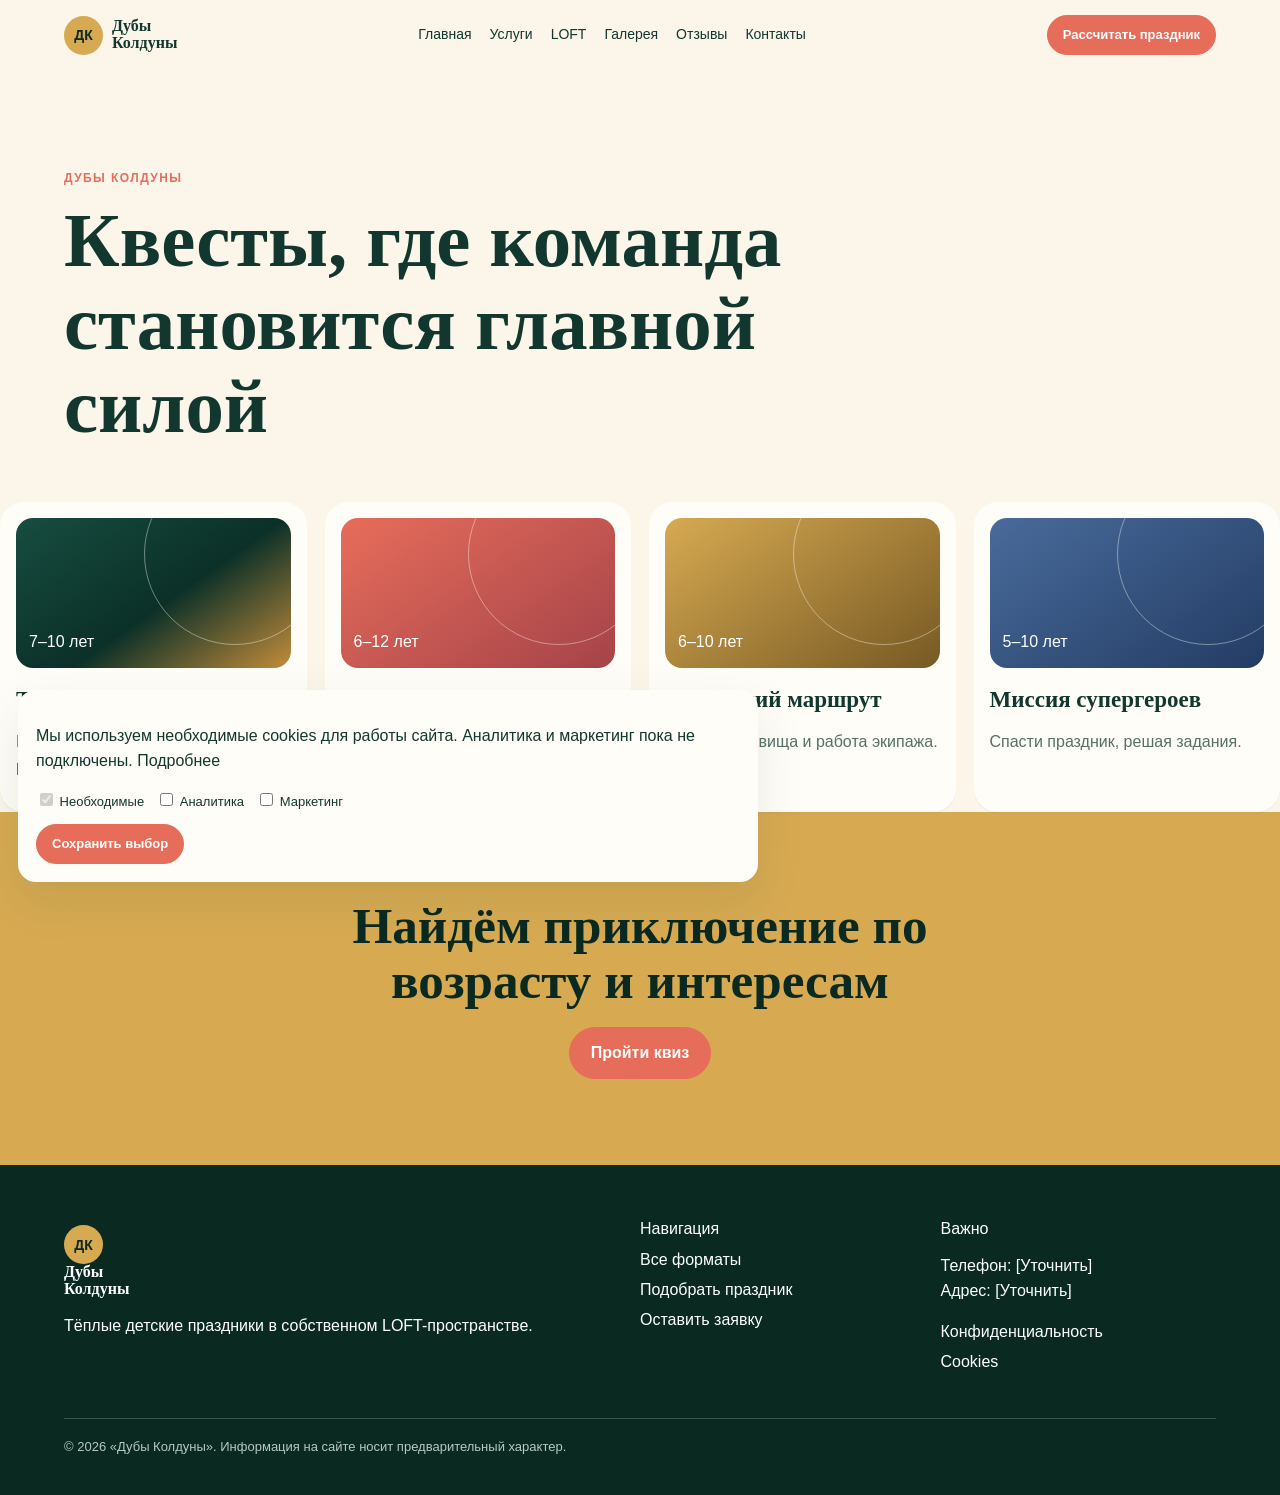
<file: quests.html>
<!doctype html><html lang="ru-RU"><head><meta charset="utf-8"><meta name="viewport" content="width=device-width, initial-scale=1"><title>Квесты — Дубы Колдуны</title><meta name="description" content="Квесты для детей в LOFT-пространстве."><link rel="canonical" href="https://example.com/[Уточнить]"><meta property="og:title" content="Квесты — Дубы Колдуны"><meta property="og:description" content="Квесты для детей в LOFT-пространстве."><meta property="og:type" content="website"><meta property="og:image" content="assets/images/[Уточнить].jpg"><link rel="stylesheet" href="assets/css/style.css"></head><body><a class="skip-link" href="#main">К содержанию</a><header class="site-header"><a class="brand" href="index.html" aria-label="Дубы Колдуны — главная"><span class="brand-mark">ДК</span><span>Дубы<br>Колдуны</span></a><button class="menu-toggle" type="button" aria-label="Открыть меню" aria-expanded="false">☰</button><nav class="site-nav" aria-label="Основная навигация"><a href="index.html">Главная</a><a href="services.html">Услуги</a><a href="loft.html">LOFT</a><a href="gallery.html">Галерея</a><a href="reviews.html">Отзывы</a><a href="contacts.html">Контакты</a></nav><a class="button button-small" href="quiz.html">Рассчитать праздник</a></header><main id="main"><section class="page-hero"><p class="eyebrow">Дубы Колдуны</p><h1>Квесты, где команда становится главной силой</h1></section><div class="card-grid"><article class="card reveal"><div class="card-art art-0"><span>7–10 лет</span></div><h3>Тайна LOFT</h3><p>Поиски подсказок и финальная разгадка.</p></article><article class="card reveal"><div class="card-art art-1"><span>6–12 лет</span></div><h3>Академия магии</h3><p>Испытания для будущих волшебников.</p></article><article class="card reveal"><div class="card-art art-2"><span>6–10 лет</span></div><h3>Пиратский маршрут</h3><p>Карта, сокровища и работа экипажа.</p></article><article class="card reveal"><div class="card-art art-3"><span>5–10 лет</span></div><h3>Миссия супергероев</h3><p>Спасти праздник, решая задания.</p></article></div><section class="final-cta"><h2>Найдём приключение по возрасту и интересам</h2><a class="button" href="quiz.html">Пройти квиз</a></section></main><footer class="site-footer"><div><a class="brand" href="index.html"><span class="brand-mark">ДК</span><span>Дубы<br>Колдуны</span></a><p>Тёплые детские праздники в собственном LOFT-пространстве.</p></div><div><h2>Навигация</h2><a href="services.html">Все форматы</a><a href="quiz.html">Подобрать праздник</a><a href="contacts.html">Оставить заявку</a></div><div><h2>Важно</h2><p>Телефон: [Уточнить]<br>Адрес: [Уточнить]</p><a href="privacy.html">Конфиденциальность</a><a href="cookies.html">Cookies</a></div><p class="footer-note">© <span data-year></span> «Дубы Колдуны». Информация на сайте носит предварительный характер.</p></footer><div class="cookie-banner" hidden role="dialog" aria-label="Настройки cookies"><p>Мы используем необходимые cookies для работы сайта. Аналитика и маркетинг пока не подключены. <a href="cookies.html">Подробнее</a></p><div class="cookie-options"><label><input type="checkbox" checked disabled> Необходимые</label><label><input type="checkbox" data-cookie="analytics"> Аналитика</label><label><input type="checkbox" data-cookie="marketing"> Маркетинг</label></div><button class="button button-small" data-cookie-save>Сохранить выбор</button></div><script src="assets/js/main.js" defer></script><script src="assets/js/cookies.js" defer></script></body></html>
</file>
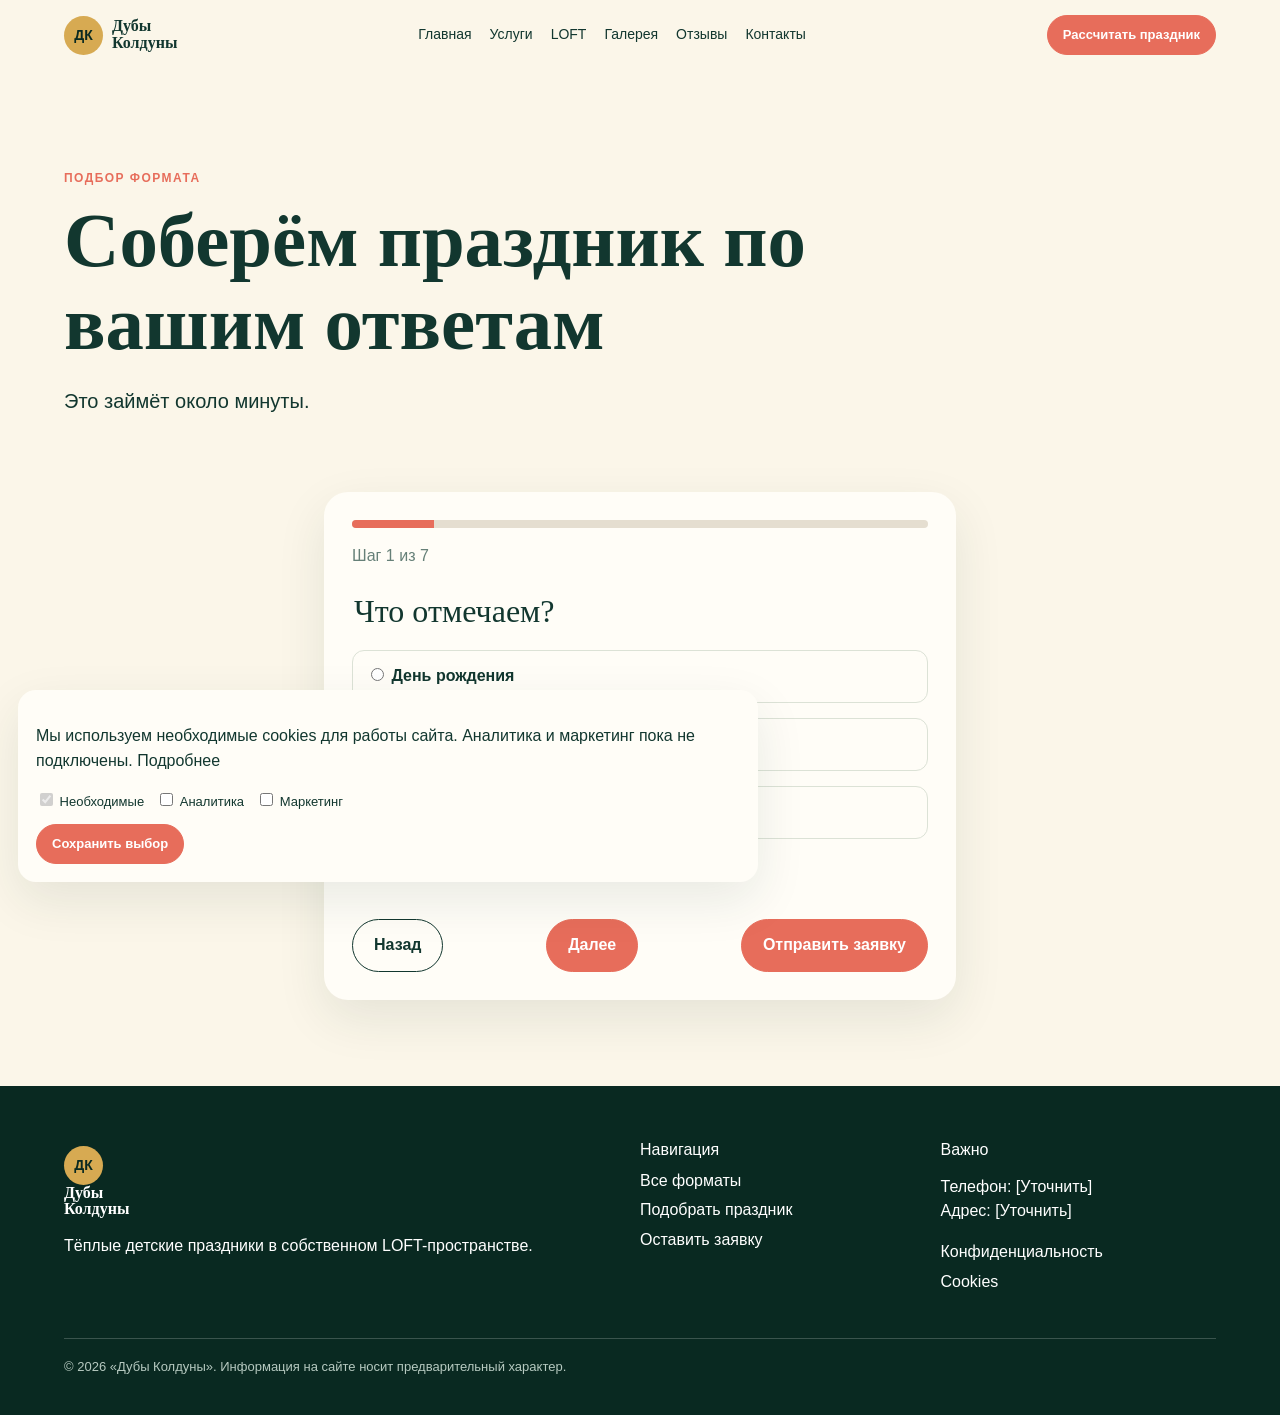
<file: quiz.html>
<!doctype html><html lang="ru-RU"><head><meta charset="utf-8"><meta name="viewport" content="width=device-width, initial-scale=1"><title>Квиз: подобрать праздник — Дубы Колдуны</title><meta name="description" content="Короткий квиз для подбора формата детского праздника."><link rel="canonical" href="https://example.com/[Уточнить]"><meta property="og:title" content="Квиз: подобрать праздник — Дубы Колдуны"><meta property="og:description" content="Короткий квиз для подбора формата детского праздника."><meta property="og:type" content="website"><meta property="og:image" content="assets/images/[Уточнить].jpg"><link rel="stylesheet" href="assets/css/style.css"></head><body><a class="skip-link" href="#main">К содержанию</a><header class="site-header"><a class="brand" href="index.html" aria-label="Дубы Колдуны — главная"><span class="brand-mark">ДК</span><span>Дубы<br>Колдуны</span></a><button class="menu-toggle" type="button" aria-label="Открыть меню" aria-expanded="false">☰</button><nav class="site-nav" aria-label="Основная навигация"><a href="index.html">Главная</a><a href="services.html">Услуги</a><a href="loft.html">LOFT</a><a href="gallery.html">Галерея</a><a href="reviews.html">Отзывы</a><a href="contacts.html">Контакты</a></nav><a class="button button-small" href="quiz.html">Рассчитать праздник</a></header><main id="main"><section class="page-hero"><p class="eyebrow">Подбор формата</p><h1>Соберём праздник по вашим ответам</h1><p class="lead">Это займёт около минуты.</p></section><section class="quiz-wrap"><form id="quiz-form" action="php/lead.php" method="post" novalidate><div class="progress"><span></span></div><p class="quiz-count" aria-live="polite"></p><fieldset data-step="1"><legend>Что отмечаем?</legend><label><input type="radio" name="occasion" value="День рождения" required> День рождения</label><label><input type="radio" name="occasion" value="Выпускной"> Выпускной</label><label><input type="radio" name="occasion" value="Другой праздник"> Другой праздник</label></fieldset><fieldset data-step="2"><legend>Возраст ребёнка?</legend><label><input type="radio" name="age" value="3–5" required> 3–5</label><label><input type="radio" name="age" value="6–8"> 6–8</label><label><input type="radio" name="age" value="9–12"> 9–12</label><label><input type="radio" name="age" value="13+"> 13+</label></fieldset><fieldset data-step="3"><legend>Какой формат интересует?</legend><label><input type="radio" name="format" value="Аниматоры" required> Аниматоры</label><label><input type="radio" name="format" value="Шоу"> Шоу</label><label><input type="radio" name="format" value="Квест"> Квест</label><label><input type="radio" name="format" value="Праздник под ключ"> Праздник под ключ</label><label><input type="radio" name="format" value="Пока не знаю"> Пока не знаю</label></fieldset><fieldset data-step="4"><legend>Количество детей?</legend><label>Количество гостей<input type="number" name="children" min="1" max="100" required></label></fieldset><fieldset data-step="5"><legend>Дата праздника?</legend><label>Выберите дату<input type="date" name="date" required></label></fieldset><fieldset data-step="6"><legend>Пожелания?</legend><label>Расскажите о пожеланиях<textarea name="comment" rows="5" required minlength="3"></textarea></label></fieldset><fieldset data-step="7"><legend>Оставьте контакты</legend><label>Имя<input name="name" required minlength="2" autocomplete="name"></label><label>Телефон<input name="phone" type="tel" required autocomplete="tel"></label><label class="honeypot">Не заполняйте это поле<input name="website" tabindex="-1" autocomplete="off"></label><label class="consent"><input name="consent" type="checkbox" required> Я согласен(-на) на <a href="privacy.html">обработку персональных данных</a></label></fieldset><p class="form-message" aria-live="polite"></p><div class="quiz-actions"><button type="button" class="button button-ghost" data-prev>Назад</button><button type="button" class="button" data-next>Далее</button><button type="submit" class="button" data-submit>Отправить заявку</button></div></form><div class="quiz-success" hidden><h2>Спасибо! Заявка принята. Мы свяжемся с вами.</h2><a class="button" href="index.html">На главную</a></div></section><script src="assets/js/quiz.js" defer></script></main><footer class="site-footer"><div><a class="brand" href="index.html"><span class="brand-mark">ДК</span><span>Дубы<br>Колдуны</span></a><p>Тёплые детские праздники в собственном LOFT-пространстве.</p></div><div><h2>Навигация</h2><a href="services.html">Все форматы</a><a href="quiz.html">Подобрать праздник</a><a href="contacts.html">Оставить заявку</a></div><div><h2>Важно</h2><p>Телефон: [Уточнить]<br>Адрес: [Уточнить]</p><a href="privacy.html">Конфиденциальность</a><a href="cookies.html">Cookies</a></div><p class="footer-note">© <span data-year></span> «Дубы Колдуны». Информация на сайте носит предварительный характер.</p></footer><div class="cookie-banner" hidden role="dialog" aria-label="Настройки cookies"><p>Мы используем необходимые cookies для работы сайта. Аналитика и маркетинг пока не подключены. <a href="cookies.html">Подробнее</a></p><div class="cookie-options"><label><input type="checkbox" checked disabled> Необходимые</label><label><input type="checkbox" data-cookie="analytics"> Аналитика</label><label><input type="checkbox" data-cookie="marketing"> Маркетинг</label></div><button class="button button-small" data-cookie-save>Сохранить выбор</button></div><script src="assets/js/main.js" defer></script><script src="assets/js/cookies.js" defer></script></body></html>
</file>
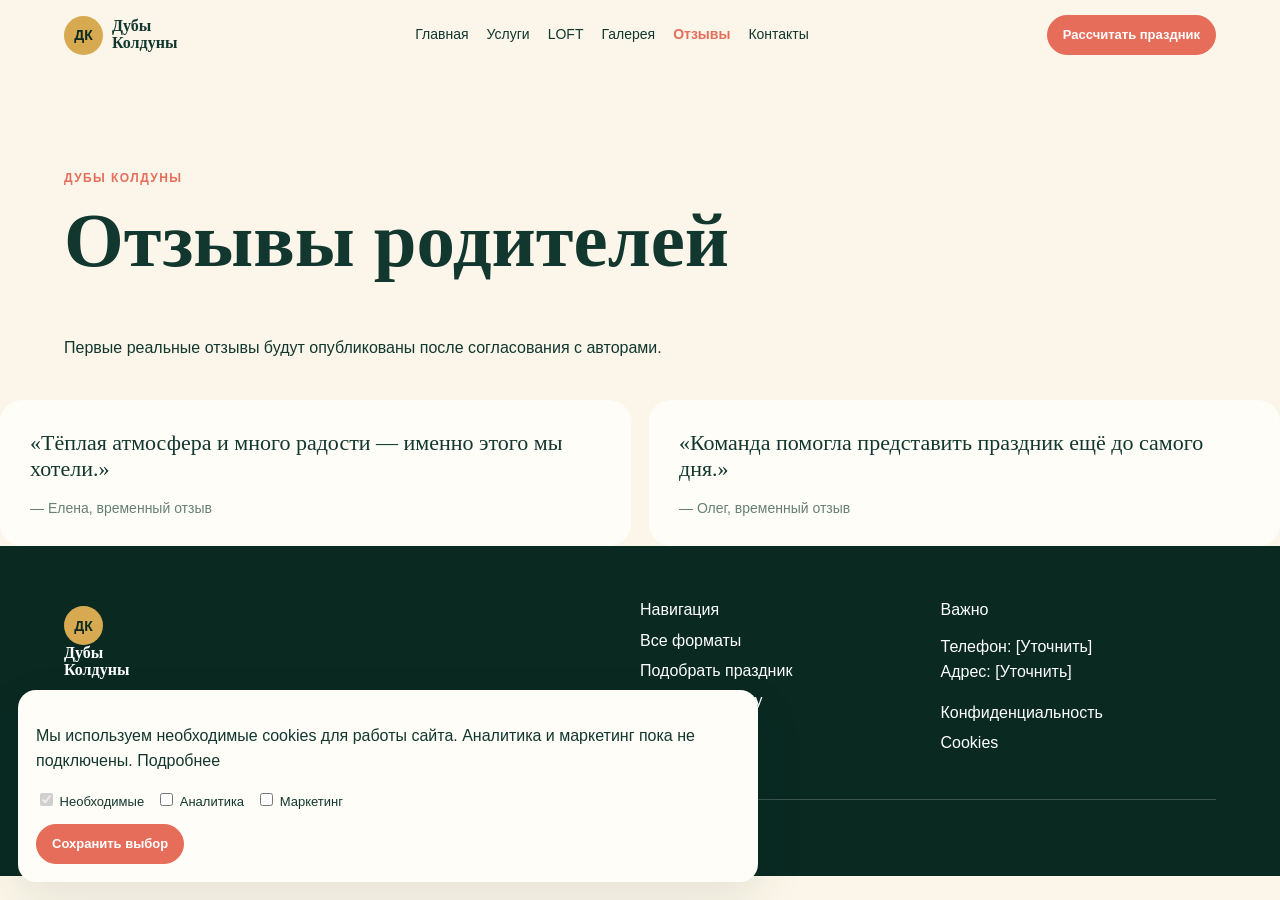
<file: reviews.html>
<!doctype html><html lang="ru-RU"><head><meta charset="utf-8"><meta name="viewport" content="width=device-width, initial-scale=1"><title>Отзывы — Дубы Колдуны</title><meta name="description" content="Временные отзывы о праздниках."><link rel="canonical" href="https://example.com/[Уточнить]"><meta property="og:title" content="Отзывы — Дубы Колдуны"><meta property="og:description" content="Временные отзывы о праздниках."><meta property="og:type" content="website"><meta property="og:image" content="assets/images/[Уточнить].jpg"><link rel="stylesheet" href="assets/css/style.css"></head><body><a class="skip-link" href="#main">К содержанию</a><header class="site-header"><a class="brand" href="index.html" aria-label="Дубы Колдуны — главная"><span class="brand-mark">ДК</span><span>Дубы<br>Колдуны</span></a><button class="menu-toggle" type="button" aria-label="Открыть меню" aria-expanded="false">☰</button><nav class="site-nav" aria-label="Основная навигация"><a href="index.html">Главная</a><a href="services.html">Услуги</a><a href="loft.html">LOFT</a><a href="gallery.html">Галерея</a><a href="reviews.html" aria-current="page">Отзывы</a><a href="contacts.html">Контакты</a></nav><a class="button button-small" href="quiz.html">Рассчитать праздник</a></header><main id="main"><section class="page-hero"><p class="eyebrow">Дубы Колдуны</p><h1>Отзывы родителей</h1></section><p class="page-intro">Первые реальные отзывы будут опубликованы после согласования с авторами.</p><div class="testimonials"><!-- TEMPORARY CONTENT — REPLACE BEFORE LAUNCH --><blockquote>«Тёплая атмосфера и много радости — именно этого мы хотели.»<cite>— Елена, временный отзыв</cite></blockquote><!-- TEMPORARY CONTENT — REPLACE BEFORE LAUNCH --><blockquote>«Команда помогла представить праздник ещё до самого дня.»<cite>— Олег, временный отзыв</cite></blockquote></div></main><footer class="site-footer"><div><a class="brand" href="index.html"><span class="brand-mark">ДК</span><span>Дубы<br>Колдуны</span></a><p>Тёплые детские праздники в собственном LOFT-пространстве.</p></div><div><h2>Навигация</h2><a href="services.html">Все форматы</a><a href="quiz.html">Подобрать праздник</a><a href="contacts.html">Оставить заявку</a></div><div><h2>Важно</h2><p>Телефон: [Уточнить]<br>Адрес: [Уточнить]</p><a href="privacy.html">Конфиденциальность</a><a href="cookies.html">Cookies</a></div><p class="footer-note">© <span data-year></span> «Дубы Колдуны». Информация на сайте носит предварительный характер.</p></footer><div class="cookie-banner" hidden role="dialog" aria-label="Настройки cookies"><p>Мы используем необходимые cookies для работы сайта. Аналитика и маркетинг пока не подключены. <a href="cookies.html">Подробнее</a></p><div class="cookie-options"><label><input type="checkbox" checked disabled> Необходимые</label><label><input type="checkbox" data-cookie="analytics"> Аналитика</label><label><input type="checkbox" data-cookie="marketing"> Маркетинг</label></div><button class="button button-small" data-cookie-save>Сохранить выбор</button></div><script src="assets/js/main.js" defer></script><script src="assets/js/cookies.js" defer></script></body></html>
</file>
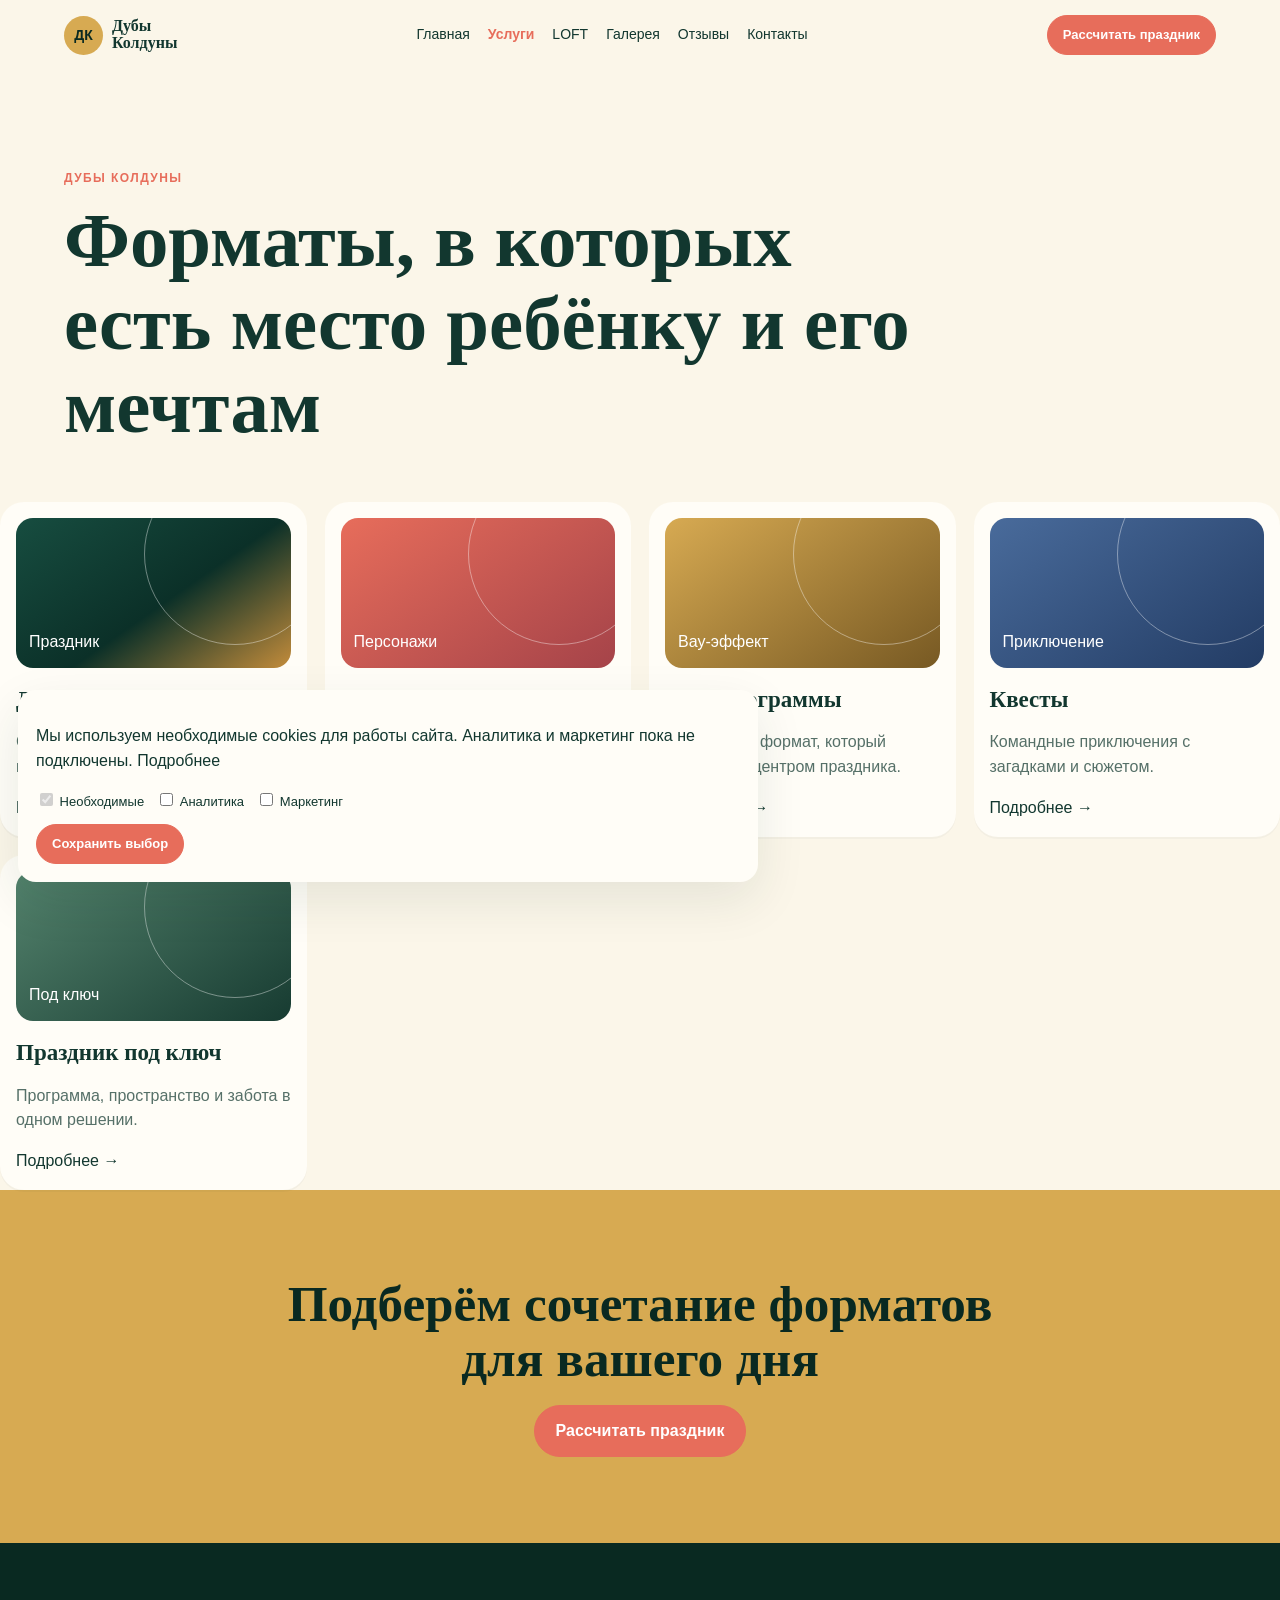
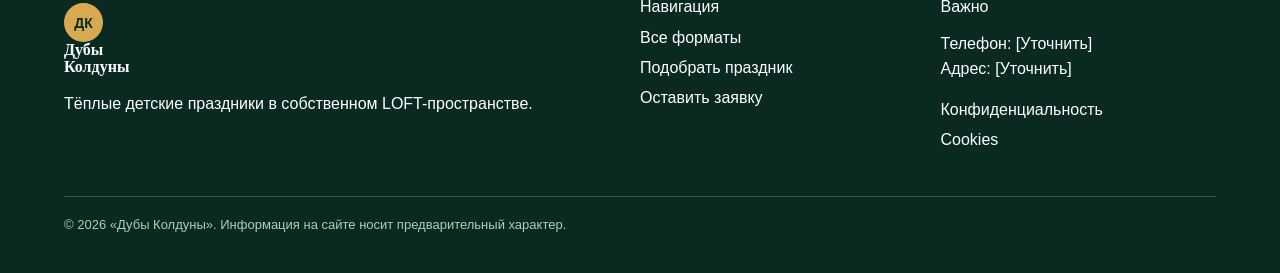
<file: services.html>
<!doctype html><html lang="ru-RU"><head><meta charset="utf-8"><meta name="viewport" content="width=device-width, initial-scale=1"><title>Услуги — Дубы Колдуны</title><meta name="description" content="Каталог форматов детских праздников."><link rel="canonical" href="https://example.com/[Уточнить]"><meta property="og:title" content="Услуги — Дубы Колдуны"><meta property="og:description" content="Каталог форматов детских праздников."><meta property="og:type" content="website"><meta property="og:image" content="assets/images/[Уточнить].jpg"><link rel="stylesheet" href="assets/css/style.css"></head><body><a class="skip-link" href="#main">К содержанию</a><header class="site-header"><a class="brand" href="index.html" aria-label="Дубы Колдуны — главная"><span class="brand-mark">ДК</span><span>Дубы<br>Колдуны</span></a><button class="menu-toggle" type="button" aria-label="Открыть меню" aria-expanded="false">☰</button><nav class="site-nav" aria-label="Основная навигация"><a href="index.html">Главная</a><a href="services.html" aria-current="page">Услуги</a><a href="loft.html">LOFT</a><a href="gallery.html">Галерея</a><a href="reviews.html">Отзывы</a><a href="contacts.html">Контакты</a></nav><a class="button button-small" href="quiz.html">Рассчитать праздник</a></header><main id="main"><section class="page-hero"><p class="eyebrow">Дубы Колдуны</p><h1>Форматы, в которых есть место ребёнку и его мечтам</h1></section><div class="card-grid"><article class="card reveal"><div class="card-art art-0"><span>Праздник</span></div><h3>День рождения</h3><p>Соберём сценарий вокруг главного героя дня.</p><a href="birthday.html">Подробнее →</a></article><article class="card reveal"><div class="card-art art-1"><span>Персонажи</span></div><h3>Аниматоры</h3><p>Персонажи, игры и бережное вовлечение детей.</p><a href="animators.html">Подробнее →</a></article><article class="card reveal"><div class="card-art art-2"><span>Вау-эффект</span></div><h3>Шоу-программы</h3><p>Эффектный формат, который становится центром праздника.</p><a href="shows.html">Подробнее →</a></article><article class="card reveal"><div class="card-art art-3"><span>Приключение</span></div><h3>Квесты</h3><p>Командные приключения с загадками и сюжетом.</p><a href="quests.html">Подробнее →</a></article><article class="card reveal"><div class="card-art art-4"><span>Под ключ</span></div><h3>Праздник под ключ</h3><p>Программа, пространство и забота в одном решении.</p><a href="services.html">Подробнее →</a></article></div><section class="final-cta"><h2>Подберём сочетание форматов для вашего дня</h2><a class="button" href="quiz.html">Рассчитать праздник</a></section></main><footer class="site-footer"><div><a class="brand" href="index.html"><span class="brand-mark">ДК</span><span>Дубы<br>Колдуны</span></a><p>Тёплые детские праздники в собственном LOFT-пространстве.</p></div><div><h2>Навигация</h2><a href="services.html">Все форматы</a><a href="quiz.html">Подобрать праздник</a><a href="contacts.html">Оставить заявку</a></div><div><h2>Важно</h2><p>Телефон: [Уточнить]<br>Адрес: [Уточнить]</p><a href="privacy.html">Конфиденциальность</a><a href="cookies.html">Cookies</a></div><p class="footer-note">© <span data-year></span> «Дубы Колдуны». Информация на сайте носит предварительный характер.</p></footer><div class="cookie-banner" hidden role="dialog" aria-label="Настройки cookies"><p>Мы используем необходимые cookies для работы сайта. Аналитика и маркетинг пока не подключены. <a href="cookies.html">Подробнее</a></p><div class="cookie-options"><label><input type="checkbox" checked disabled> Необходимые</label><label><input type="checkbox" data-cookie="analytics"> Аналитика</label><label><input type="checkbox" data-cookie="marketing"> Маркетинг</label></div><button class="button button-small" data-cookie-save>Сохранить выбор</button></div><script src="assets/js/main.js" defer></script><script src="assets/js/cookies.js" defer></script></body></html>
</file>
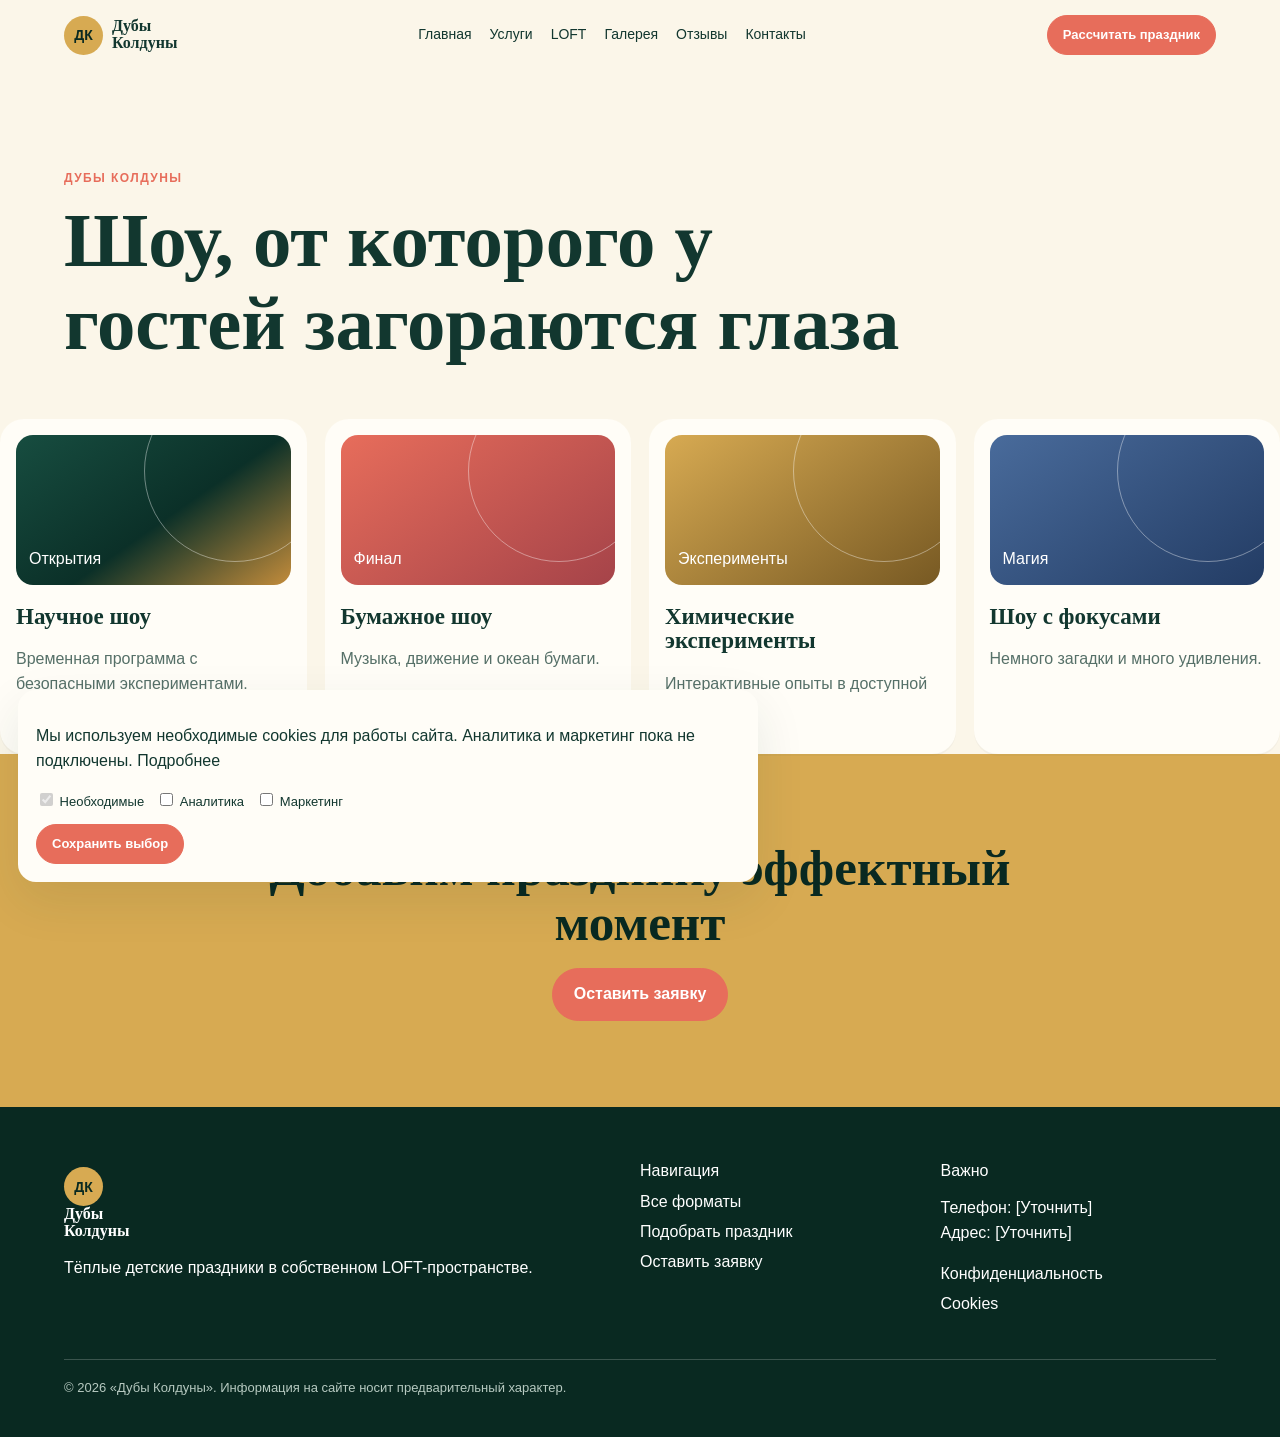
<file: shows.html>
<!doctype html><html lang="ru-RU"><head><meta charset="utf-8"><meta name="viewport" content="width=device-width, initial-scale=1"><title>Шоу-программы — Дубы Колдуны</title><meta name="description" content="Шоу для детских праздников."><link rel="canonical" href="https://example.com/[Уточнить]"><meta property="og:title" content="Шоу-программы — Дубы Колдуны"><meta property="og:description" content="Шоу для детских праздников."><meta property="og:type" content="website"><meta property="og:image" content="assets/images/[Уточнить].jpg"><link rel="stylesheet" href="assets/css/style.css"></head><body><a class="skip-link" href="#main">К содержанию</a><header class="site-header"><a class="brand" href="index.html" aria-label="Дубы Колдуны — главная"><span class="brand-mark">ДК</span><span>Дубы<br>Колдуны</span></a><button class="menu-toggle" type="button" aria-label="Открыть меню" aria-expanded="false">☰</button><nav class="site-nav" aria-label="Основная навигация"><a href="index.html">Главная</a><a href="services.html">Услуги</a><a href="loft.html">LOFT</a><a href="gallery.html">Галерея</a><a href="reviews.html">Отзывы</a><a href="contacts.html">Контакты</a></nav><a class="button button-small" href="quiz.html">Рассчитать праздник</a></header><main id="main"><section class="page-hero"><p class="eyebrow">Дубы Колдуны</p><h1>Шоу, от которого у гостей загораются глаза</h1></section><div class="card-grid"><article class="card reveal"><div class="card-art art-0"><span>Открытия</span></div><h3>Научное шоу</h3><p>Временная программа с безопасными экспериментами.</p></article><article class="card reveal"><div class="card-art art-1"><span>Финал</span></div><h3>Бумажное шоу</h3><p>Музыка, движение и океан бумаги.</p></article><article class="card reveal"><div class="card-art art-2"><span>Эксперименты</span></div><h3>Химические эксперименты</h3><p>Интерактивные опыты в доступной форме.</p></article><article class="card reveal"><div class="card-art art-3"><span>Магия</span></div><h3>Шоу с фокусами</h3><p>Немного загадки и много удивления.</p></article></div><section class="final-cta"><h2>Добавим празднику эффектный момент</h2><a class="button" href="contacts.html">Оставить заявку</a></section></main><footer class="site-footer"><div><a class="brand" href="index.html"><span class="brand-mark">ДК</span><span>Дубы<br>Колдуны</span></a><p>Тёплые детские праздники в собственном LOFT-пространстве.</p></div><div><h2>Навигация</h2><a href="services.html">Все форматы</a><a href="quiz.html">Подобрать праздник</a><a href="contacts.html">Оставить заявку</a></div><div><h2>Важно</h2><p>Телефон: [Уточнить]<br>Адрес: [Уточнить]</p><a href="privacy.html">Конфиденциальность</a><a href="cookies.html">Cookies</a></div><p class="footer-note">© <span data-year></span> «Дубы Колдуны». Информация на сайте носит предварительный характер.</p></footer><div class="cookie-banner" hidden role="dialog" aria-label="Настройки cookies"><p>Мы используем необходимые cookies для работы сайта. Аналитика и маркетинг пока не подключены. <a href="cookies.html">Подробнее</a></p><div class="cookie-options"><label><input type="checkbox" checked disabled> Необходимые</label><label><input type="checkbox" data-cookie="analytics"> Аналитика</label><label><input type="checkbox" data-cookie="marketing"> Маркетинг</label></div><button class="button button-small" data-cookie-save>Сохранить выбор</button></div><script src="assets/js/main.js" defer></script><script src="assets/js/cookies.js" defer></script></body></html>
</file>
<file: assets/css/style.css>
:root{--ink:#12372f;--deep:#092921;--cream:#fbf6e9;--paper:#fffdf7;--coral:#e76d5b;--gold:#d7aa52;--muted:#668078;--line:#dce2d6;--radius:24px;--shadow:0 18px 50px #12372f18}*{box-sizing:border-box}html{scroll-behavior:smooth}body{margin:0;background:var(--cream);color:var(--ink);font:16px/1.55 Arial,sans-serif}a{color:inherit;text-decoration:none}a:not(.button):hover{text-decoration:underline}button,input,textarea{font:inherit}button{cursor:pointer}.skip-link{position:absolute;left:-999px}.skip-link:focus{left:1rem;top:1rem;z-index:10;background:white;padding:.5rem}.site-header{position:sticky;top:0;z-index:5;display:flex;align-items:center;gap:24px;padding:15px max(5vw,24px);background:#fbf6e9eF;backdrop-filter:blur(14px);border-bottom:1px solid transparent}.site-header.is-sticky{border-color:var(--line)}.brand{display:flex;align-items:center;gap:9px;font-weight:800;line-height:1.05;font-family:Georgia,serif}.brand-mark{display:grid;place-items:center;width:39px;height:39px;border-radius:50%;background:var(--gold);color:var(--deep);font:700 14px Arial}.site-nav{display:flex;gap:18px;margin:auto;font-size:14px}.site-nav [aria-current]{color:var(--coral);font-weight:bold}.button{display:inline-block;border:1px solid var(--coral);border-radius:99px;padding:13px 21px;background:var(--coral);color:white;font-weight:bold;transition:.2s transform,.2s box-shadow}.button:hover{transform:translateY(-2px);box-shadow:0 8px 22px #e76d5b55;text-decoration:none}.button-small{padding:9px 15px;font-size:13px}.button-ghost{background:transparent;color:var(--ink);border-color:var(--ink)}.menu-toggle{display:none;background:none;border:0;font-size:25px}main>section{padding:86px max(5vw,24px)}h1,h2,h3{line-height:1.08;margin:0 0 18px;font-family:Georgia,serif}h1{font-size:clamp(42px,6vw,82px);max-width:850px}h2{font-size:clamp(31px,4vw,54px);max-width:750px}h3{font-size:23px}.lead{font-size:20px;max-width:590px}.eyebrow{color:var(--coral);font-size:12px;font-weight:bold;letter-spacing:.12em;text-transform:uppercase}.hero{min-height:670px;display:grid;grid-template-columns:1.05fr .95fr;gap:50px;align-items:center;background:radial-gradient(circle at 87% 20%,#d7aa5255,transparent 32%)}.actions{display:flex;gap:12px;flex-wrap:wrap;margin-top:30px}.hero-art,.placeholder,.card-art,.gallery-item{background:linear-gradient(145deg,#174d40,#0b3028 55%,#c38c3b);color:#fff;position:relative;overflow:hidden}.hero-art:before,.placeholder:before,.card-art:before,.gallery-item:before{content:"";position:absolute;width:180px;height:180px;border:1px solid #fff6;border-radius:50%;right:-35px;top:-55px}.hero-art{min-height:500px;border-radius:42px;padding:34px;display:flex;flex-direction:column;justify-content:flex-end;box-shadow:var(--shadow)}.hero-art span,.placeholder span,.gallery-item span{position:relative;font-size:13px;opacity:.8}.hero-art strong{font:36px Georgia,serif;max-width:300px}.section-heading{display:flex;justify-content:space-between;align-items:end;gap:30px;margin-bottom:35px}.surface{background:#f1ead9}.card-grid{display:grid;grid-template-columns:repeat(4,1fr);gap:18px}.card{background:var(--paper);padding:16px;border-radius:var(--radius);box-shadow:0 2px 0 #12372f08;transition:.2s transform}.card:hover{transform:translateY(-5px)}.card-art{height:150px;border-radius:17px;padding:13px;display:flex;align-items:end;margin-bottom:20px}.art-1{background:linear-gradient(145deg,#e76d5b,#a54349)}.art-2{background:linear-gradient(145deg,#d7aa52,#775923)}.art-3{background:linear-gradient(145deg,#496b9b,#233c64)}.art-4{background:linear-gradient(145deg,#54836d,#173b31)}.card p{color:#567068}.feature-grid,.steps{display:grid;grid-template-columns:repeat(4,1fr);gap:16px}.feature{border-top:1px solid var(--ink);padding-top:15px}.feature b,.steps b{color:var(--coral);font:700 27px Georgia}.loft-split,.contact-layout{display:grid;grid-template-columns:1fr 1fr;gap:7vw;align-items:center}.tall{min-height:460px;border-radius:30px;padding:25px}.check-list{padding:0;list-style:none}.check-list li{margin:10px 0}.check-list li:before{content:'✦';color:var(--gold);margin-right:10px}.facts{display:flex;gap:25px;flex-wrap:wrap}.facts div{border-left:2px solid var(--gold);padding-left:10px}.facts dt{color:var(--muted);font-size:13px}.facts dd{margin:0;font-weight:bold}.steps{list-style:none;padding:0}.steps li{background:var(--paper);padding:20px;border-radius:18px}.gallery-grid{display:grid;grid-template-columns:repeat(4,1fr);grid-auto-rows:150px;gap:12px;margin-bottom:22px}.gallery-item{border-radius:18px;padding:14px;display:flex;align-items:end}.gallery-item:nth-child(1),.gallery-item:nth-child(6){grid-row:span 2}.gallery-item:nth-child(3){grid-column:span 2}.g1{background:linear-gradient(145deg,#e76d5b,#72484b)}.g2{background:linear-gradient(145deg,#d7aa52,#665529)}.g3{background:linear-gradient(145deg,#527096,#173d49)}.g4{background:linear-gradient(145deg,#945d70,#4b2d3a)}.g5{background:linear-gradient(145deg,#6d9477,#193d32)}.parents{background:var(--deep);color:white;display:grid;grid-template-columns:1fr 1fr;gap:6vw}.parent-points{border-left:1px solid #ffffff55;padding-left:25px}.quiz-cta,.final-cta{text-align:center;background:var(--gold);color:var(--deep)}.quiz-cta h2,.final-cta h2{margin-inline:auto}.testimonials{display:grid;grid-template-columns:1fr 1fr;gap:18px}.testimonials blockquote{margin:0;background:var(--paper);padding:30px;border-radius:22px;font:22px Georgia,serif}.testimonials cite{display:block;margin-top:18px;font:14px Arial;color:var(--muted)}.faq{max-width:1000px;margin:auto}.faq details{border-bottom:1px solid var(--line);padding:16px 0}.faq summary{font-weight:bold;cursor:pointer}.page-hero{padding-bottom:35px!important}.page-intro{max-width:700px;margin:0 max(5vw,24px) 40px}.legal{max-width:850px;margin:auto;background:var(--paper);padding:clamp(24px,5vw,65px);border-radius:25px}.legal h2{font-size:26px;margin-top:36px}.lead-form,#quiz-form{background:var(--paper);padding:28px;border-radius:24px;box-shadow:var(--shadow)}.form-grid{display:grid;grid-template-columns:1fr 1fr;gap:14px}.lead-form label,#quiz-form label{display:block;margin-bottom:15px;font-weight:bold}.lead-form input,.lead-form textarea,#quiz-form input:not([type=radio]):not([type=checkbox]),#quiz-form textarea{width:100%;margin-top:5px;padding:11px;border:1px solid #b8c8bd;border-radius:10px;background:white}.consent{font-size:14px;font-weight:normal!important}.consent input{width:auto!important}.honeypot{position:absolute!important;left:-9999px}.form-message{min-height:24px;color:#ae3d31}.form-message.success{color:#25724c}.site-footer{background:var(--deep);color:#fff;padding:55px max(5vw,24px) 25px;display:grid;grid-template-columns:2fr 1fr 1fr;gap:25px}.site-footer h2{font:16px Arial;margin:0 0 10px}.site-footer a{display:block;margin:5px 0}.footer-note{grid-column:1/-1;border-top:1px solid #ffffff33;padding-top:18px;color:#b6c9c0;font-size:13px}.cookie-banner{position:fixed;bottom:18px;left:18px;right:18px;z-index:9;max-width:740px;padding:18px;background:var(--paper);box-shadow:var(--shadow);border-radius:18px}.cookie-options{display:flex;gap:12px;flex-wrap:wrap;font-size:13px;margin-bottom:12px}.quiz-wrap{max-width:760px;margin:auto;padding-top:20px!important}.progress{height:8px;background:#e5ded0;border-radius:10px;overflow:hidden}.progress span{display:block;height:100%;width:14.28%;background:var(--coral);transition:.25s}.quiz-count{color:var(--muted)}#quiz-form fieldset{border:0;padding:0;margin:25px 0}#quiz-form fieldset[hidden]{display:none}#quiz-form legend{font:32px Georgia,serif;margin-bottom:20px}#quiz-form fieldset label:has(input[type=radio]){padding:13px;border:1px solid var(--line);border-radius:12px}.quiz-actions{display:flex;justify-content:space-between;gap:12px}.reveal{opacity:0;transform:translateY(12px);transition:.5s}.reveal.visible{opacity:1;transform:none}@media(max-width:850px){.site-header{gap:12px}.menu-toggle{display:block;margin-left:auto}.site-nav{display:none;position:absolute;top:70px;left:0;right:0;background:var(--cream);padding:18px 5vw;box-shadow:var(--shadow);flex-direction:column}.site-nav.open{display:flex}.site-header>.button{display:none}.hero,.loft-split,.contact-layout,.parents{grid-template-columns:1fr}.hero{min-height:auto}.hero-art{min-height:330px}.card-grid{grid-template-columns:repeat(2,1fr)}.feature-grid,.steps{grid-template-columns:repeat(2,1fr)}.site-footer{grid-template-columns:1fr 1fr}}@media(max-width:520px){main>section{padding:58px 24px}h1{font-size:43px}.card-grid,.feature-grid,.steps,.testimonials,.form-grid{grid-template-columns:1fr}.gallery-grid{grid-template-columns:repeat(2,1fr);grid-auto-rows:120px}.gallery-item:nth-child(3){grid-column:auto}.site-footer{grid-template-columns:1fr}.facts{display:block}.facts div{margin:12px 0}.quiz-actions{flex-wrap:wrap}.quiz-actions .button{flex:1;text-align:center}}
</file>
